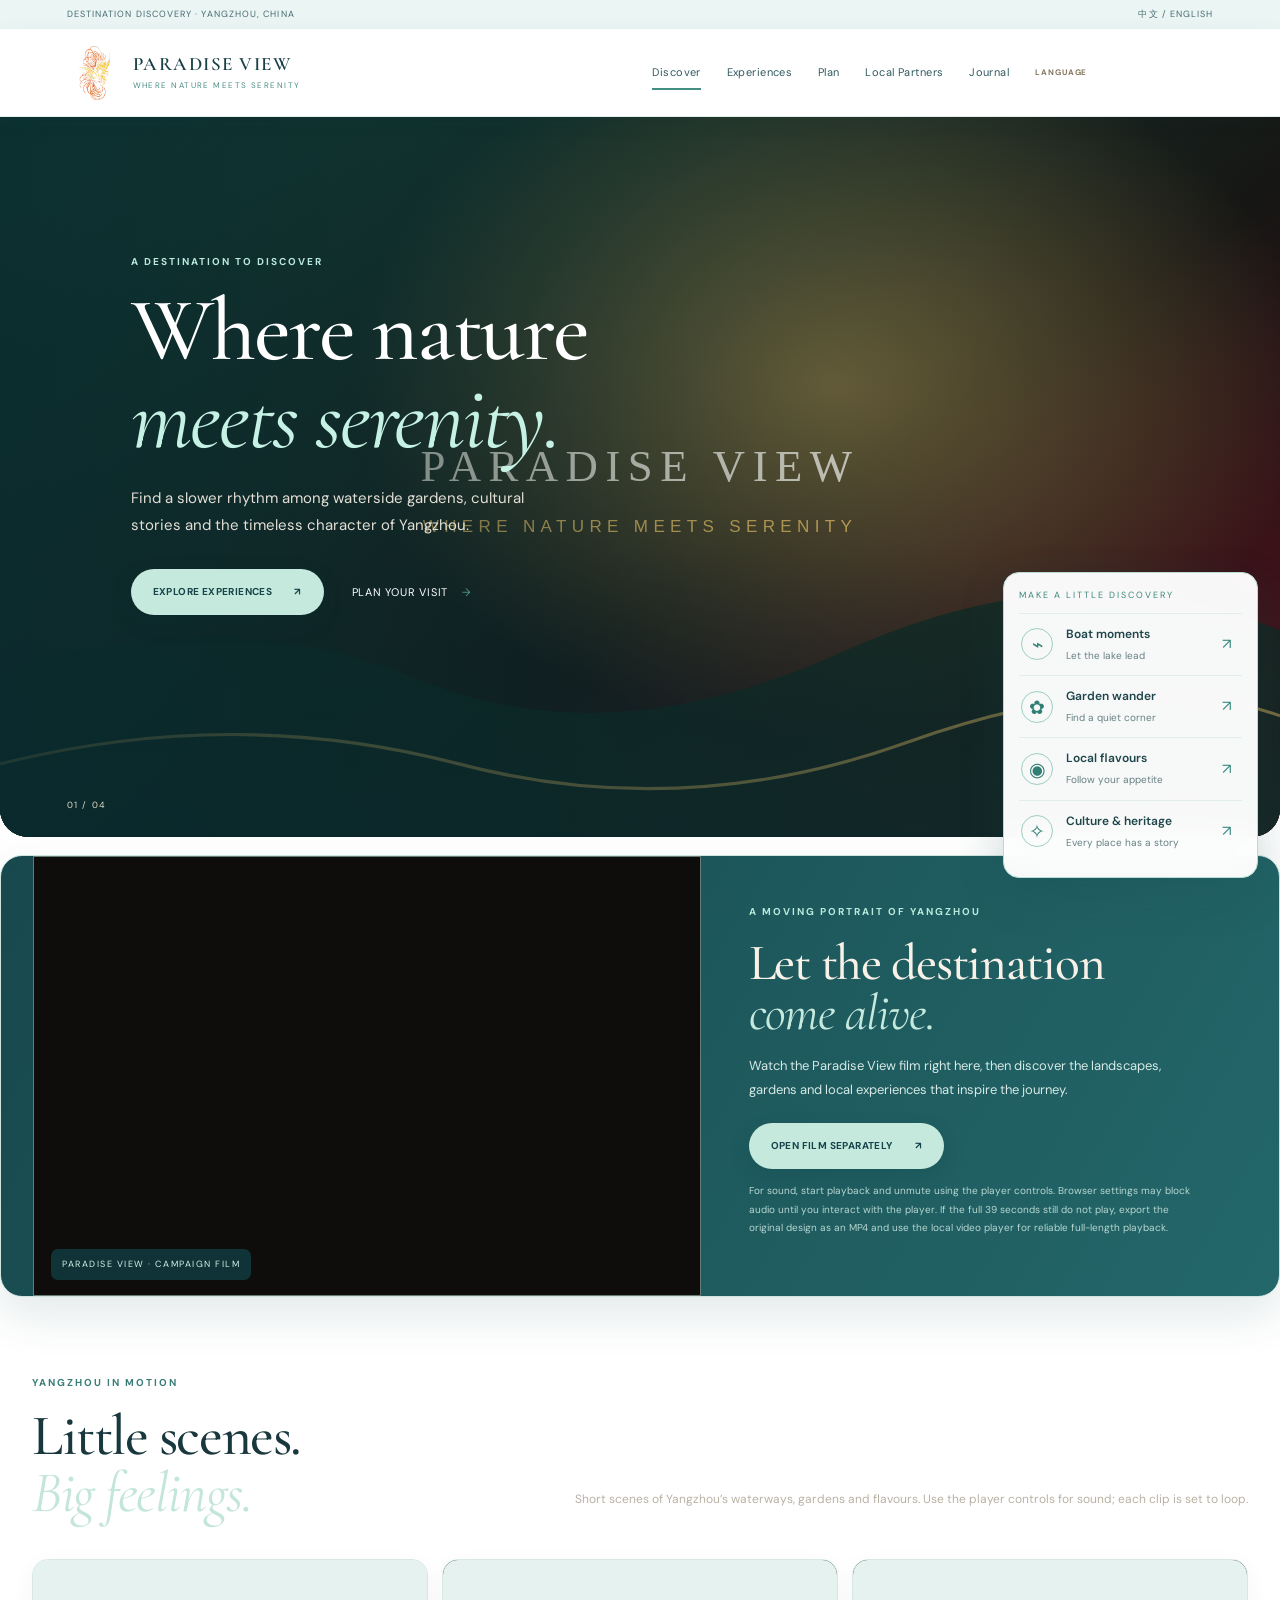
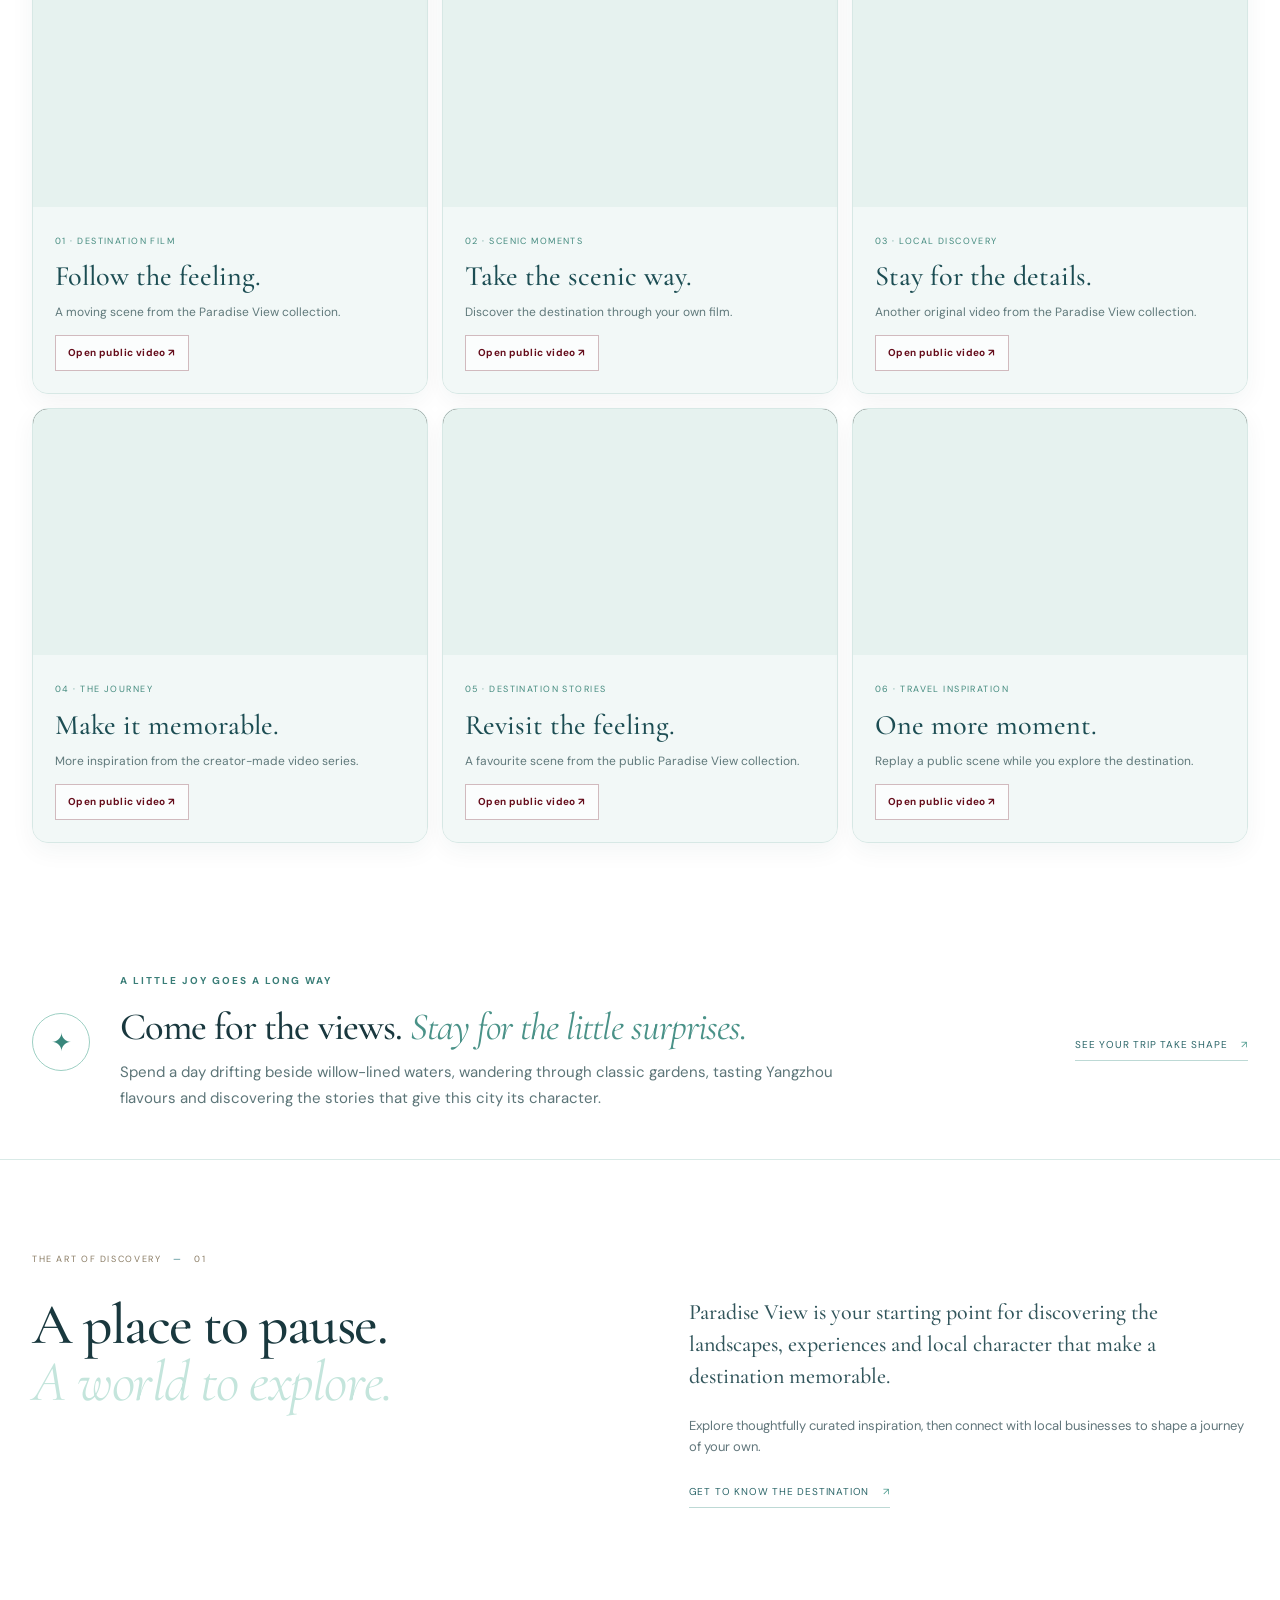
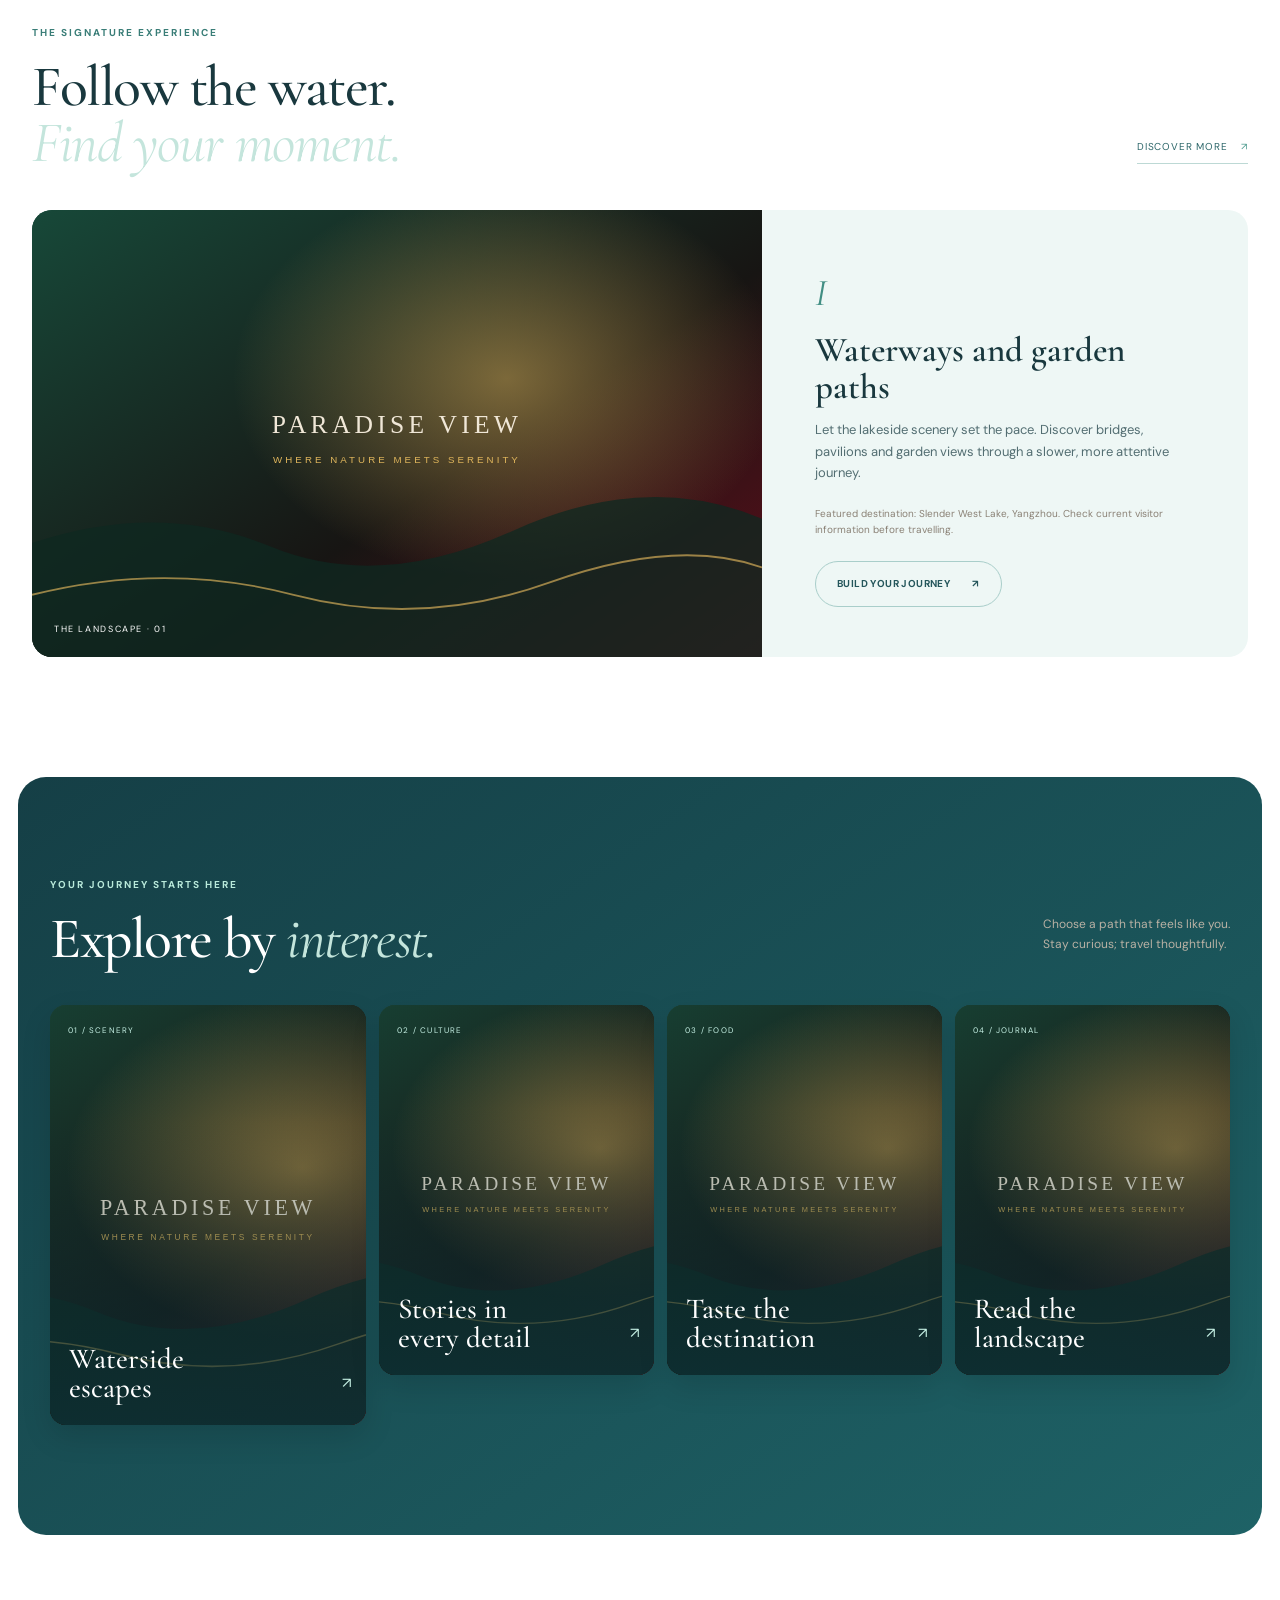
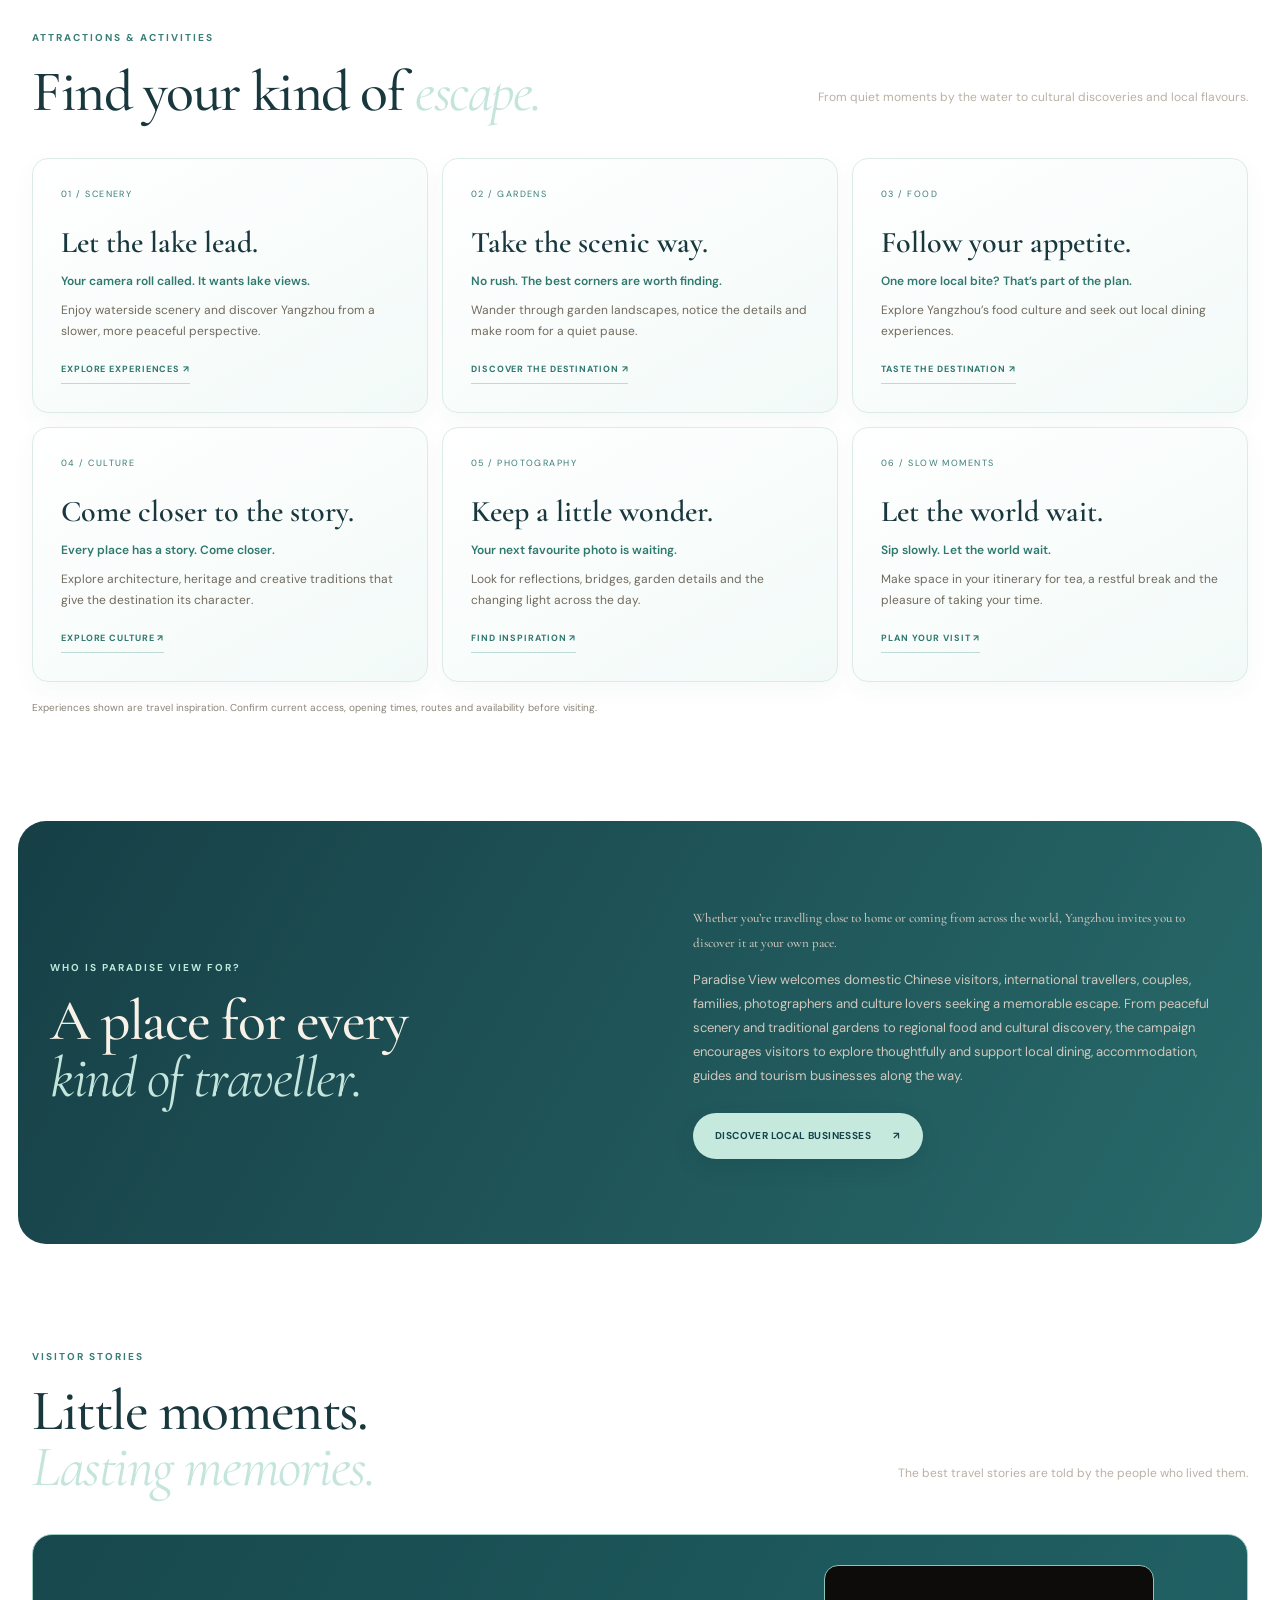
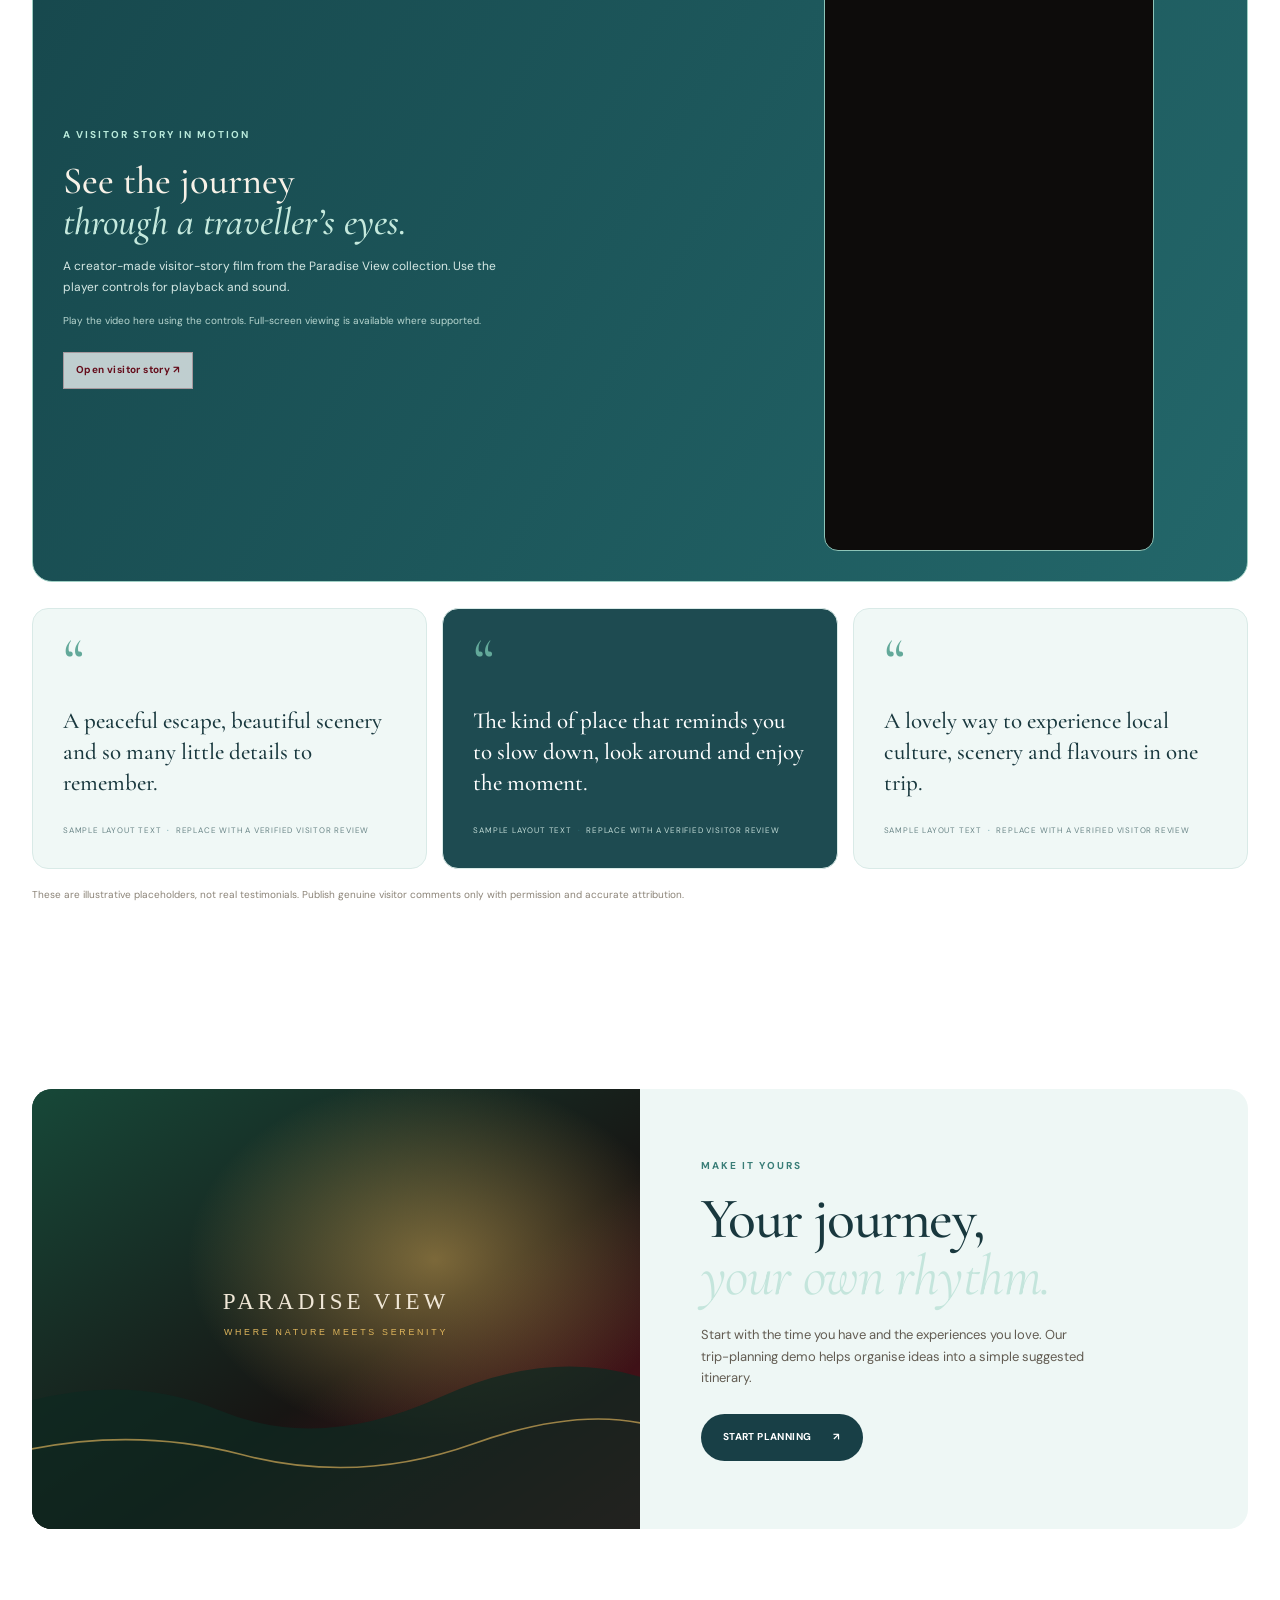
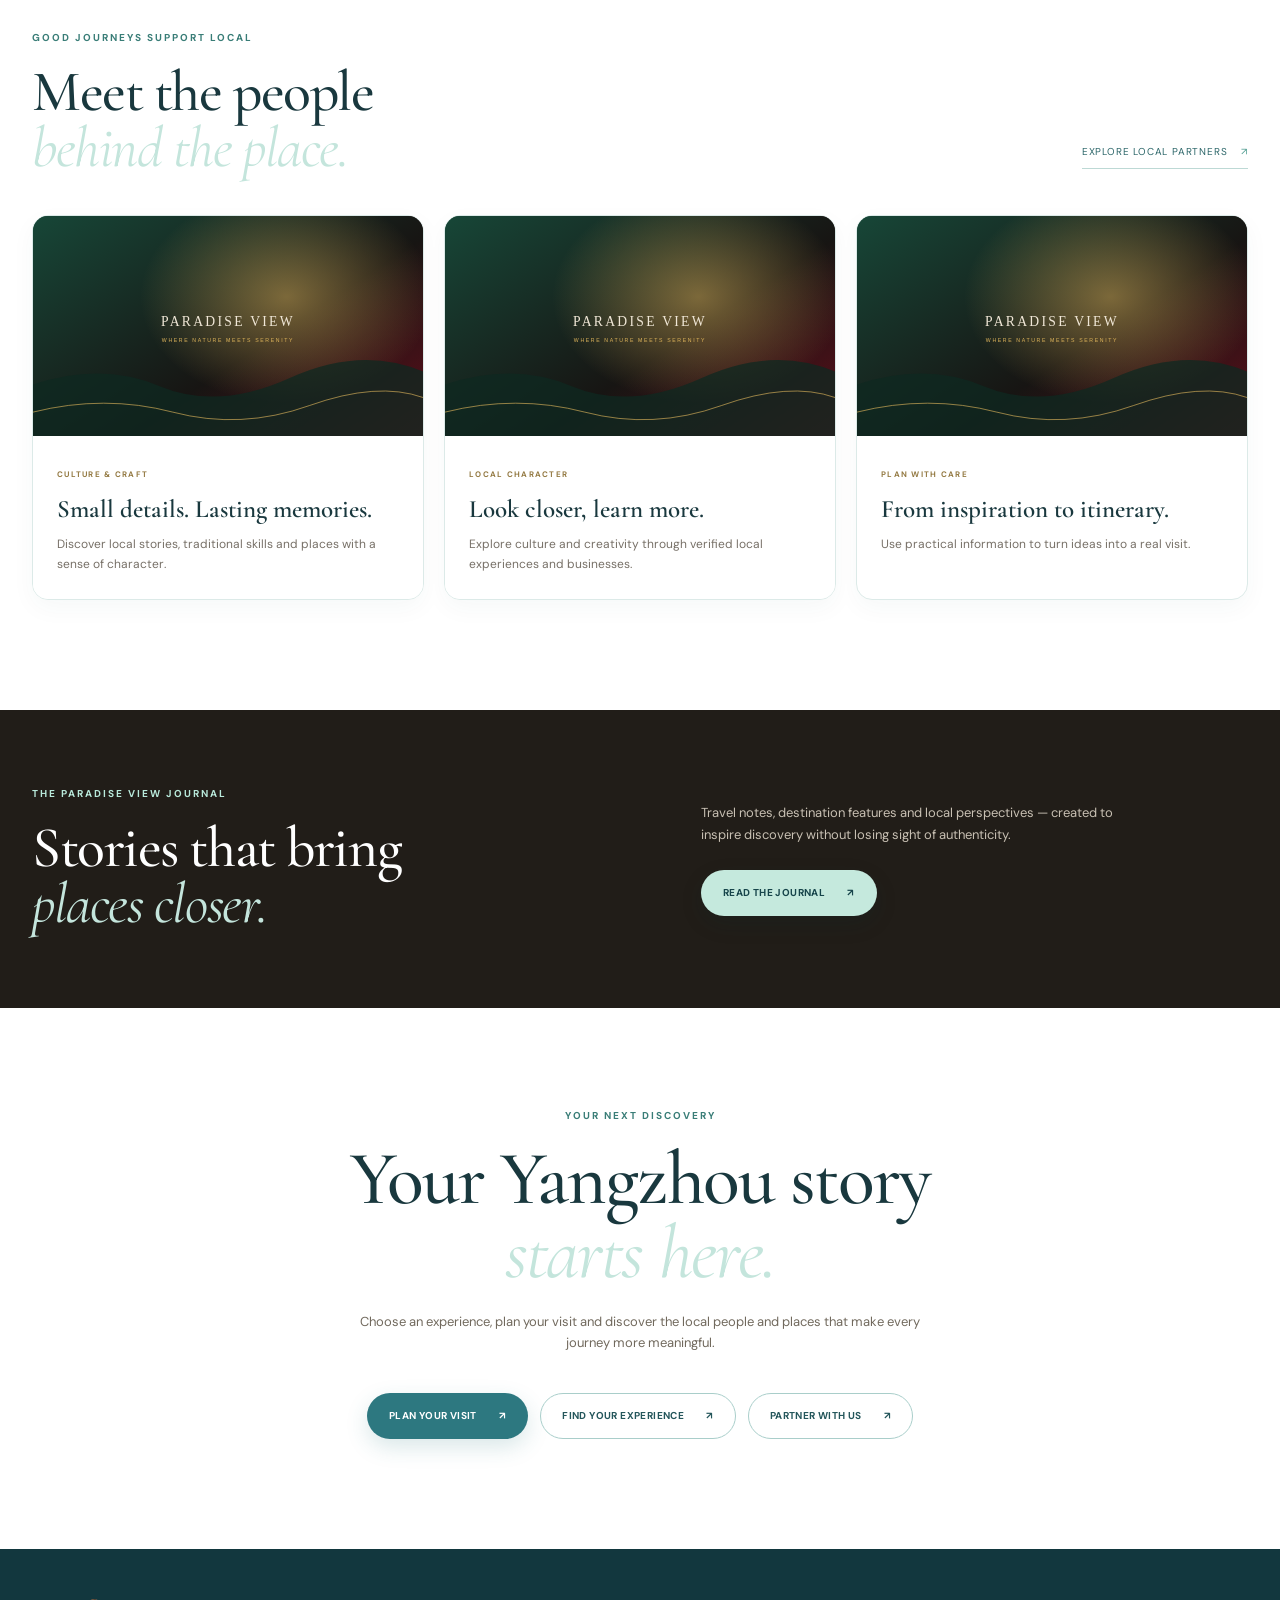
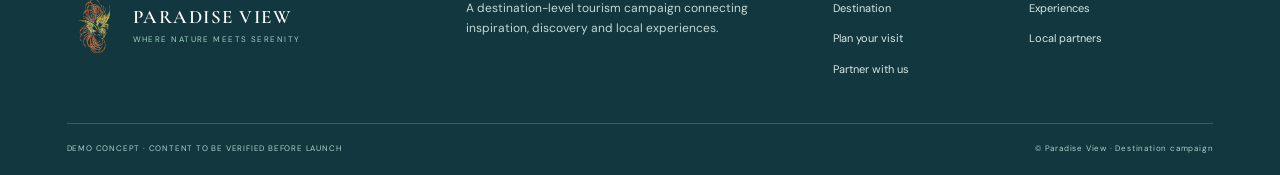
<file: index.html>
<!doctype html>
<html lang="en">
<head>
  <meta charset="utf-8"><meta name="viewport" content="width=device-width, initial-scale=1">
  <meta name="description" content="Discover Yangzhou through Paradise View — destination stories, experiences and trip inspiration.">
  <title>Paradise View — Where Nature Meets Serenity</title>
  <link rel="preconnect" href="https://fonts.googleapis.com"><link rel="preconnect" href="https://fonts.gstatic.com" crossorigin>
  <link href="https://fonts.googleapis.com/css2?family=Cormorant+Garamond:wght@400;500;600;700&family=DM+Sans:wght@400;500;600;700&display=swap" rel="stylesheet">
  <link rel="stylesheet" href="styles.css"><link rel="stylesheet" href="pro-upgrade.css"><script src="script.js" defer></script><script src="pro-upgrade.js" defer></script>
</head>
<body>
<div class="topline"><span>DESTINATION DISCOVERY · YANGZHOU, CHINA</span><span>中文 / ENGLISH</span></div>
<header class="site-header">
  <a class="brand" href="index.html"><span class="brand-mark"><img src="bird-of-paradise-logo.png" alt="Paradise View Bird of Paradise logo"></span><span><strong>PARADISE VIEW</strong><small>WHERE NATURE MEETS SERENITY</small></span></a>
  <button class="menu-toggle" aria-label="Open navigation" aria-expanded="false">☰</button>
  <nav class="main-nav">
    <a class="active" href="index.html">Discover</a><a href="experiences.html">Experiences</a><a href="plan.html">Plan</a><a href="businesses.html">Local Partners</a><a href="journal.html">Journal</a>
    <div class="language-picker" aria-label="Choose website language"><span class="language-label">LANGUAGE</span><div id="google_translate_element"></div></div>
  </nav>
</header>
<main>
<section class="hero">
  <img class="hero-image" src="https://commons.wikimedia.org/wiki/Special:FilePath/Five%20Pavilion%20Bridge%20and%20White%20Pagoda%202017.jpg?width=2200" alt="Five Pavilion Bridge and White Pagoda at Slender West Lake, Yangzhou" onerror="this.src='https://images.unsplash.com/photo-1508804185872-d7badad00f7d?auto=format&fit=crop&w=2200&q=85'">
  <div class="hero-shade"></div>
  <div class="hero-content">
    <p class="eyebrow gold">A DESTINATION TO DISCOVER</p>
    <h1>Where nature<br><em>meets serenity.</em></h1>
    <p class="hero-copy">Find a slower rhythm among waterside gardens, cultural stories and the timeless character of Yangzhou.</p>
    <div class="button-row"><a class="button button-gold" href="experiences.html">Explore experiences <span>↗</span></a><a class="text-link light" href="plan.html">Plan your visit <span>→</span></a></div>
  </div>
  <div class="hero-caption"><span>01 / 04</span><span>SLENDER WEST LAKE · YANGZHOU</span></div>
</section>
<section class="video-feature section-wrap" aria-label="Paradise View campaign film">
  <div class="campaign-video-frame">
    <iframe title="Paradise View campaign film" src="https://www.canva.com/design/DAHX2F-y--A/ZBGhSBiJVlDgUtfg0sovBg/watch?embed&amp;autoplay=1&amp;loop=1&amp;muted=1" loading="lazy" allow="autoplay; fullscreen; picture-in-picture; encrypted-media" allowfullscreen referrerpolicy="strict-origin-when-cross-origin"></iframe>
    <div class="video-frame-caption">PARADISE VIEW · CAMPAIGN FILM</div>
  </div>
  <div class="video-feature-copy"><p class="eyebrow gold">A MOVING PORTRAIT OF YANGZHOU</p><h2>Let the destination<br><em>come alive.</em></h2><p>Watch the Paradise View film right here, then discover the landscapes, gardens and local experiences that inspire the journey.</p><a class="button button-gold" href="https://canva.link/lw6nadc6s5yuubv" target="_blank" rel="noopener noreferrer">Open film separately <span>↗</span></a><p class="video-note">For sound, start playback and unmute using the player controls. Browser settings may block audio until you interact with the player. If the full 39 seconds still do not play, export the original design as an MP4 and use the local video player for reliable full-length playback.</p></div>
</section>
<section class="motion-moments section-wrap" aria-label="Yangzhou in motion">
  <div class="section-heading"><div><p class="eyebrow">YANGZHOU IN MOTION</p><h2>Little scenes.<br><em>Big feelings.</em></h2></div><p class="heading-note">Short scenes of Yangzhou’s waterways, gardens and flavours. Use the player controls for sound; each clip is set to loop.</p></div>
  <div class="motion-grid">
    <article class="motion-card motion-lake motion-video-card"><div class="motion-video-frame"><iframe title="Paradise View video 1" src="https://www.canva.com/design/DAHYaEQm0mk/ByGqmmUTvlzD1B1yWEzdOA/watch?embed&amp;autoplay=1&amp;loop=1&amp;muted=1" loading="lazy" allow="autoplay; fullscreen; picture-in-picture; encrypted-media" allowfullscreen referrerpolicy="strict-origin-when-cross-origin"></iframe></div><div class="motion-video-copy"><span>01 · DESTINATION FILM</span><h3>Follow the feeling.</h3><p>A moving scene from the Paradise View collection.</p><a class="public-video-link" href="https://canva.link/ldbg89otitifqza" target="_blank" rel="noopener noreferrer">Open public video ↗</a></div></article>
    <article class="motion-card motion-garden motion-video-card"><div class="motion-video-frame"><iframe title="Paradise View video 2" src="https://www.canva.com/design/DAHYaL-aLdY/12F6Lkrrt9a2ifXI0m0FbA/watch?embed&amp;autoplay=1&amp;loop=1&amp;muted=1" loading="lazy" allow="autoplay; fullscreen; picture-in-picture; encrypted-media" allowfullscreen referrerpolicy="strict-origin-when-cross-origin"></iframe></div><div class="motion-video-copy"><span>02 · SCENIC MOMENTS</span><h3>Take the scenic way.</h3><p>Discover the destination through your own film.</p><a class="public-video-link" href="https://canva.link/adpmbcytof1abc4" target="_blank" rel="noopener noreferrer">Open public video ↗</a></div></article>
    <article class="motion-card motion-flavour motion-video-card"><div class="motion-video-frame"><iframe title="Paradise View video 3" src="https://www.canva.com/design/DAHYaPaZQkw/nKcGCV64lyncv7fNlTaVzA/watch?embed&amp;autoplay=1&amp;loop=1&amp;muted=1" loading="lazy" allow="autoplay; fullscreen; picture-in-picture; encrypted-media" allowfullscreen referrerpolicy="strict-origin-when-cross-origin"></iframe></div><div class="motion-video-copy"><span>03 · LOCAL DISCOVERY</span><h3>Stay for the details.</h3><p>Another original video from the Paradise View collection.</p><a class="public-video-link" href="https://canva.link/xvuo9vbncyboj4k" target="_blank" rel="noopener noreferrer">Open public video ↗</a></div></article>
    <article class="motion-card motion-lake motion-video-card"><div class="motion-video-frame"><iframe title="Paradise View video 4" src="https://www.canva.com/design/DAHYaHv6rcU/Q8Mls3jncc4BrYdmSkoXWg/watch?embed&amp;autoplay=1&amp;loop=1&amp;muted=1" loading="lazy" allow="autoplay; fullscreen; picture-in-picture; encrypted-media" allowfullscreen referrerpolicy="strict-origin-when-cross-origin"></iframe></div><div class="motion-video-copy"><span>04 · THE JOURNEY</span><h3>Make it memorable.</h3><p>More inspiration from the creator-made video series.</p><a class="public-video-link" href="https://canva.link/srg7r0oeb80ik7u" target="_blank" rel="noopener noreferrer">Open public video ↗</a></div></article>
    <article class="motion-card motion-garden motion-video-card"><div class="motion-video-frame"><iframe title="Paradise View video 5" src="https://www.canva.com/design/DAHYaEQm0mk/ByGqmmUTvlzD1B1yWEzdOA/watch?embed&amp;autoplay=1&amp;loop=1&amp;muted=1" loading="lazy" allow="autoplay; fullscreen; picture-in-picture; encrypted-media" allowfullscreen referrerpolicy="strict-origin-when-cross-origin"></iframe></div><div class="motion-video-copy"><span>05 · DESTINATION STORIES</span><h3>Revisit the feeling.</h3><p>A favourite scene from the public Paradise View collection.</p><a class="public-video-link" href="https://canva.link/ldbg89otitifqza" target="_blank" rel="noopener noreferrer">Open public video ↗</a></div></article>
    <article class="motion-card motion-flavour motion-video-card"><div class="motion-video-frame"><iframe title="Paradise View video 6" src="https://www.canva.com/design/DAHYaHv6rcU/Q8Mls3jncc4BrYdmSkoXWg/watch?embed&amp;autoplay=1&amp;loop=1&amp;muted=1" loading="lazy" allow="autoplay; fullscreen; picture-in-picture; encrypted-media" allowfullscreen referrerpolicy="strict-origin-when-cross-origin"></iframe></div><div class="motion-video-copy"><span>06 · TRAVEL INSPIRATION</span><h3>One more moment.</h3><p>Replay a public scene while you explore the destination.</p><a class="public-video-link" href="https://canva.link/srg7r0oeb80ik7u" target="_blank" rel="noopener noreferrer">Open public video ↗</a></div></article>
  </div>
</section>
<section class="journey-note section-wrap" aria-label="Trip introduction">
  <div class="journey-note-mark">✦</div>
  <div><p class="eyebrow">A LITTLE JOY GOES A LONG WAY</p><h2>Come for the views. <em>Stay for the little surprises.</em></h2>
  <p>Spend a day drifting beside willow-lined waters, wandering through classic gardens, tasting Yangzhou flavours and discovering the stories that give this city its character.</p></div>
  <a class="under-link" href="plan.html">See your trip take shape <span>↗</span></a>
</section>
<section class="intro-section section-wrap">
  <div class="section-kicker">THE ART OF DISCOVERY <span>—</span> 01</div>
  <div class="intro-grid"><h2>A place to pause.<br><em>A world to explore.</em></h2><div><p class="large-copy">Paradise View is your starting point for discovering the landscapes, experiences and local character that make a destination memorable.</p><p class="muted">Explore thoughtfully curated inspiration, then connect with local businesses to shape a journey of your own.</p><a class="under-link" href="discover.html">Get to know the destination <span>↗</span></a></div></div>
</section>
<section class="signature section-wrap">
  <div class="section-heading"><div><p class="eyebrow">THE SIGNATURE EXPERIENCE</p><h2>Follow the water.<br><em>Find your moment.</em></h2></div><a class="under-link" href="experiences.html">Discover more <span>↗</span></a></div>
  <div class="signature-grid"><a class="feature-image" href="experiences.html"><img src="https://commons.wikimedia.org/wiki/Special:FilePath/Spring%20Willows%20on%20the%20Long%20Dyke.jpg?width=1200" alt="Spring willows along the long dyke at Slender West Lake" loading="lazy"><span class="image-label">THE LANDSCAPE · 01</span></a><div class="signature-copy"><span class="roman">I</span><h3>Waterways and garden paths</h3><p>Let the lakeside scenery set the pace. Discover bridges, pavilions and garden views through a slower, more attentive journey.</p><p class="small-note">Featured destination: Slender West Lake, Yangzhou. Check current visitor information before travelling.</p><a class="button button-outline" href="plan.html">Build your journey <span>↗</span></a></div></div>
</section>
<section class="hub-section">
  <div class="section-wrap"><div class="section-heading light-heading"><div><p class="eyebrow gold">YOUR JOURNEY STARTS HERE</p><h2>Explore by <em>interest.</em></h2></div><p class="heading-note">Choose a path that feels like you.<br>Stay curious; travel thoughtfully.</p></div>
    <div class="interest-grid">
      <a class="interest-card tall" href="experiences.html"><img src="https://commons.wikimedia.org/wiki/Special:FilePath/Tewnti-four%20Beidge%20Scenic%20Area%202017.jpg?width=900" alt="Bridge scenery at Slender West Lake" loading="lazy"><span class="card-shade"></span><span class="interest-meta">01 / SCENERY</span><span class="interest-title">Waterside<br>escapes <b>↗</b></span></a>
      <a class="interest-card" href="experiences.html#culture"><img src="https://commons.wikimedia.org/wiki/Special:FilePath/Daming%20Temple%20Yangzhou.jpg?width=900" alt="Traditional temple architecture in Yangzhou" loading="lazy"><span class="card-shade"></span><span class="interest-meta">02 / CULTURE</span><span class="interest-title">Stories in<br>every detail <b>↗</b></span></a>
      <a class="interest-card" href="experiences.html#food"><img src="https://images.unsplash.com/photo-1563245848-7c6a7d8e1d4c?auto=format&fit=crop&w=900&q=80" alt="Chinese cuisine served at a table" loading="lazy"><span class="card-shade"></span><span class="interest-meta">03 / FOOD</span><span class="interest-title">Taste the<br>destination <b>↗</b></span></a>
      <a class="interest-card" href="journal.html"><img src="https://commons.wikimedia.org/wiki/Special:FilePath/Long%20Dyke%20Spring%20Willow.jpg?width=900" alt="Willow-lined path beside the lake" loading="lazy"><span class="card-shade"></span><span class="interest-meta">04 / JOURNAL</span><span class="interest-title">Read the<br>landscape <b>↗</b></span></a>
    </div>
  </div>
</section>
<section class="activities-section section-wrap" id="attractions-activities">
  <div class="section-heading"><div><p class="eyebrow">ATTRACTIONS & ACTIVITIES</p><h2>Find your kind of <em>escape.</em></h2></div><p class="heading-note">From quiet moments by the water to cultural discoveries and local flavours.</p></div>
  <div class="activity-phrase-grid">
    <a class="activity-phrase-card" href="experiences.html"><span class="activity-number">01 / SCENERY</span><h3>Let the lake lead.</h3><p><strong>Your camera roll called. It wants lake views.</strong> Enjoy waterside scenery and discover Yangzhou from a slower, more peaceful perspective.</p><span class="activity-more">EXPLORE EXPERIENCES ↗</span></a>
    <a class="activity-phrase-card" href="discover.html"><span class="activity-number">02 / GARDENS</span><h3>Take the scenic way.</h3><p><strong>No rush. The best corners are worth finding.</strong> Wander through garden landscapes, notice the details and make room for a quiet pause.</p><span class="activity-more">DISCOVER THE DESTINATION ↗</span></a>
    <a class="activity-phrase-card" href="businesses.html"><span class="activity-number">03 / FOOD</span><h3>Follow your appetite.</h3><p><strong>One more local bite? That’s part of the plan.</strong> Explore Yangzhou’s food culture and seek out local dining experiences.</p><span class="activity-more">TASTE THE DESTINATION ↗</span></a>
    <a class="activity-phrase-card" href="experiences.html#culture"><span class="activity-number">04 / CULTURE</span><h3>Come closer to the story.</h3><p><strong>Every place has a story. Come closer.</strong> Explore architecture, heritage and creative traditions that give the destination its character.</p><span class="activity-more">EXPLORE CULTURE ↗</span></a>
    <a class="activity-phrase-card" href="journal.html"><span class="activity-number">05 / PHOTOGRAPHY</span><h3>Keep a little wonder.</h3><p><strong>Your next favourite photo is waiting.</strong> Look for reflections, bridges, garden details and the changing light across the day.</p><span class="activity-more">FIND INSPIRATION ↗</span></a>
    <a class="activity-phrase-card" href="plan.html"><span class="activity-number">06 / SLOW MOMENTS</span><h3>Let the world wait.</h3><p><strong>Sip slowly. Let the world wait.</strong> Make space in your itinerary for tea, a restful break and the pleasure of taking your time.</p><span class="activity-more">PLAN YOUR VISIT ↗</span></a>
  </div>
  <p class="activity-disclaimer">Experiences shown are travel inspiration. Confirm current access, opening times, routes and availability before visiting.</p>
</section>
<section class="audience-section">
  <div class="section-wrap audience-inner"><div><p class="eyebrow gold">WHO IS PARADISE VIEW FOR?</p><h2>A place for every<br><em>kind of traveller.</em></h2></div><div><p class="audience-lead">Whether you’re travelling close to home or coming from across the world, Yangzhou invites you to discover it at your own pace.</p><p>Paradise View welcomes domestic Chinese visitors, international travellers, couples, families, photographers and culture lovers seeking a memorable escape. From peaceful scenery and traditional gardens to regional food and cultural discovery, the campaign encourages visitors to explore thoughtfully and support local dining, accommodation, guides and tourism businesses along the way.</p><a class="button button-gold" href="businesses.html">Discover local businesses <span>↗</span></a></div></div>
</section>
<section class="testimonials-section section-wrap">
  <div class="section-heading"><div><p class="eyebrow">VISITOR STORIES</p><h2>Little moments.<br><em>Lasting memories.</em></h2></div><p class="heading-note">The best travel stories are told by the people who lived them.</p></div>
  <div class="testimonial-video-panel"><div class="testimonial-video-copy"><p class="eyebrow gold">A VISITOR STORY IN MOTION</p><h3>See the journey<br><em>through a traveller’s eyes.</em></h3><p>A creator-made visitor-story film from the Paradise View collection. Use the player controls for playback and sound.</p><p class="video-note">Play the video here using the controls. Full-screen viewing is available where supported.</p><a class="public-video-link" href="https://canva.link/ly1c7w3qyddwm7t" target="_blank" rel="noopener noreferrer">Open visitor story ↗</a></div><div class="testimonial-video-frame"><iframe title="Paradise View visitor story video 7" src="https://www.canva.com/design/DAHYaOvnABc/k8mSWB_lgaFaMHvjGVwZvA/watch?embed&amp;autoplay=1&amp;loop=1&amp;muted=1" loading="lazy" allow="autoplay; fullscreen; picture-in-picture; encrypted-media" allowfullscreen referrerpolicy="strict-origin-when-cross-origin"></iframe></div></div>
  <div class="testimonial-grid"><article class="testimonial-card"><span class="quote-mark">“</span><p class="testimonial-quote">A peaceful escape, beautiful scenery and so many little details to remember.</p><p class="testimonial-credit">SAMPLE LAYOUT TEXT <span>·</span> REPLACE WITH A VERIFIED VISITOR REVIEW</p></article><article class="testimonial-card testimonial-dark"><span class="quote-mark">“</span><p class="testimonial-quote">The kind of place that reminds you to slow down, look around and enjoy the moment.</p><p class="testimonial-credit">SAMPLE LAYOUT TEXT <span>·</span> REPLACE WITH A VERIFIED VISITOR REVIEW</p></article><article class="testimonial-card"><span class="quote-mark">“</span><p class="testimonial-quote">A lovely way to experience local culture, scenery and flavours in one trip.</p><p class="testimonial-credit">SAMPLE LAYOUT TEXT <span>·</span> REPLACE WITH A VERIFIED VISITOR REVIEW</p></article></div>
  <p class="testimonial-note">These are illustrative placeholders, not real testimonials. Publish genuine visitor comments only with permission and accurate attribution.</p>
</section>
<section class="planner-band section-wrap"><div class="planner-photo"><img src="https://commons.wikimedia.org/wiki/Special:FilePath/Fishing%20Terrace%2C%20Small%20Golden%20Hill%2C%20Slender%20West%20Lake.jpg?width=1200" alt="Fishing Terrace at Slender West Lake" loading="lazy"></div><div class="planner-copy"><p class="eyebrow">MAKE IT YOURS</p><h2>Your journey,<br><em>your own rhythm.</em></h2><p>Start with the time you have and the experiences you love. Our trip-planning demo helps organise ideas into a simple suggested itinerary.</p><a class="button button-dark" href="plan.html">Start planning <span>↗</span></a></div></section>
<section class="local-section section-wrap"><div class="section-heading"><div><p class="eyebrow">GOOD JOURNEYS SUPPORT LOCAL</p><h2>Meet the people<br><em>behind the place.</em></h2></div><a class="under-link" href="businesses.html">Explore local partners <span>↗</span></a></div><div class="local-grid"><article class="local-card"><img src="https://commons.wikimedia.org/wiki/Special:FilePath/Geyuan%20Garden.jpg?width=900" alt="Garden scenery in Yangzhou" loading="lazy"><div class="local-card-body"><span class="tag">CULTURE & CRAFT</span><h3>Small details. Lasting memories.</h3><p>Discover local stories, traditional skills and places with a sense of character.</p></div></article><article class="local-card"><img src="https://commons.wikimedia.org/wiki/Special:FilePath/Yangzhou%20Style%20Bonsai%20Museum.jpg?width=900" alt="Yangzhou-style bonsai artistry" loading="lazy"><div class="local-card-body"><span class="tag">LOCAL CHARACTER</span><h3>Look closer, learn more.</h3><p>Explore culture and creativity through verified local experiences and businesses.</p></div></article><article class="local-card"><img src="https://commons.wikimedia.org/wiki/Special:FilePath/Slender%20West%20Lake%202017.jpg?width=900" alt="A view across Slender West Lake" loading="lazy"><div class="local-card-body"><span class="tag">PLAN WITH CARE</span><h3>From inspiration to itinerary.</h3><p>Use practical information to turn ideas into a real visit.</p></div></article></div></section>
<section class="journal-strip"><div class="section-wrap journal-strip-inner"><div><p class="eyebrow gold">THE PARADISE VIEW JOURNAL</p><h2>Stories that bring<br><em>places closer.</em></h2></div><div><p>Travel notes, destination features and local perspectives — created to inspire discovery without losing sight of authenticity.</p><a class="button button-gold" href="journal.html">Read the journal <span>↗</span></a></div></div></section>
<section class="final-cta section-wrap"><p class="eyebrow">YOUR NEXT DISCOVERY</p><h2>Your Yangzhou story<br><em>starts here.</em></h2><p class="final-cta-copy">Choose an experience, plan your visit and discover the local people and places that make every journey more meaningful.</p><div class="final-cta-actions"><a class="button button-red" href="plan.html">Plan your visit <span>↗</span></a><a class="button button-outline" href="experiences.html">Find your experience <span>↗</span></a><a class="button button-outline" href="partner.html">Partner with us <span>↗</span></a></div></section>
</main>
<div class="quick-experiences" aria-label="Quick experience pop-ups">
  <p>MAKE A LITTLE DISCOVERY</p>
  <button type="button" class="quick-experience" data-popup="boat"><span class="quick-icon">⌁</span><span><strong>Boat moments</strong><small>Let the lake lead</small></span><span class="quick-arrow">↗</span></button>
  <button type="button" class="quick-experience" data-popup="gardens"><span class="quick-icon">✿</span><span><strong>Garden wander</strong><small>Find a quiet corner</small></span><span class="quick-arrow">↗</span></button>
  <button type="button" class="quick-experience" data-popup="food"><span class="quick-icon">◉</span><span><strong>Local flavours</strong><small>Follow your appetite</small></span><span class="quick-arrow">↗</span></button>
  <button type="button" class="quick-experience" data-popup="culture"><span class="quick-icon">✧</span><span><strong>Culture & heritage</strong><small>Every place has a story</small></span><span class="quick-arrow">↗</span></button>
</div>
<div class="experience-modal" id="experienceModal" aria-hidden="true" role="dialog" aria-modal="true" aria-labelledby="experienceModalTitle">
  <button class="modal-backdrop" data-close-popup aria-label="Close pop-up"></button>
  <article class="experience-modal-card"><button class="modal-close" data-close-popup aria-label="Close">×</button><p class="eyebrow gold" id="experienceModalKicker">A SIGNATURE MOMENT</p><h2 id="experienceModalTitle">A little adventure awaits.</h2><p class="modal-fun" id="experienceModalFun"></p><p id="experienceModalDescription"></p><a class="button button-gold" id="experienceModalLink" href="experiences.html">Explore this experience <span>↗</span></a><p class="modal-footnote">Demo inspiration only. Check local availability, access and prices before travelling.</p></article>
</div>
<footer class="site-footer"><div class="footer-main"><a class="brand footer-brand" href="index.html"><span class="brand-mark"><img src="bird-of-paradise-logo.png" alt="Paradise View Bird of Paradise logo"></span><span><strong>PARADISE VIEW</strong><small>WHERE NATURE MEETS SERENITY</small></span></a><p>A destination-level tourism campaign connecting inspiration, discovery and local experiences.</p><div class="footer-links"><a href="discover.html">Destination</a><a href="experiences.html">Experiences</a><a href="plan.html">Plan your visit</a><a href="businesses.html">Local partners</a><a href="partner.html">Partner with us</a></div></div><div class="footer-bottom"><span>DEMO CONCEPT · CONTENT TO BE VERIFIED BEFORE LAUNCH</span><span>© Paradise View · Destination campaign</span></div></footer>
<script>function googleTranslateElementInit(){new google.translate.TranslateElement({pageLanguage:"en",autoDisplay:false,layout:google.translate.TranslateElement.InlineLayout.SIMPLE},"google_translate_element");}</script><script src="https://translate.google.com/translate_a/element.js?cb=googleTranslateElementInit" async></script></body></html>
</file>
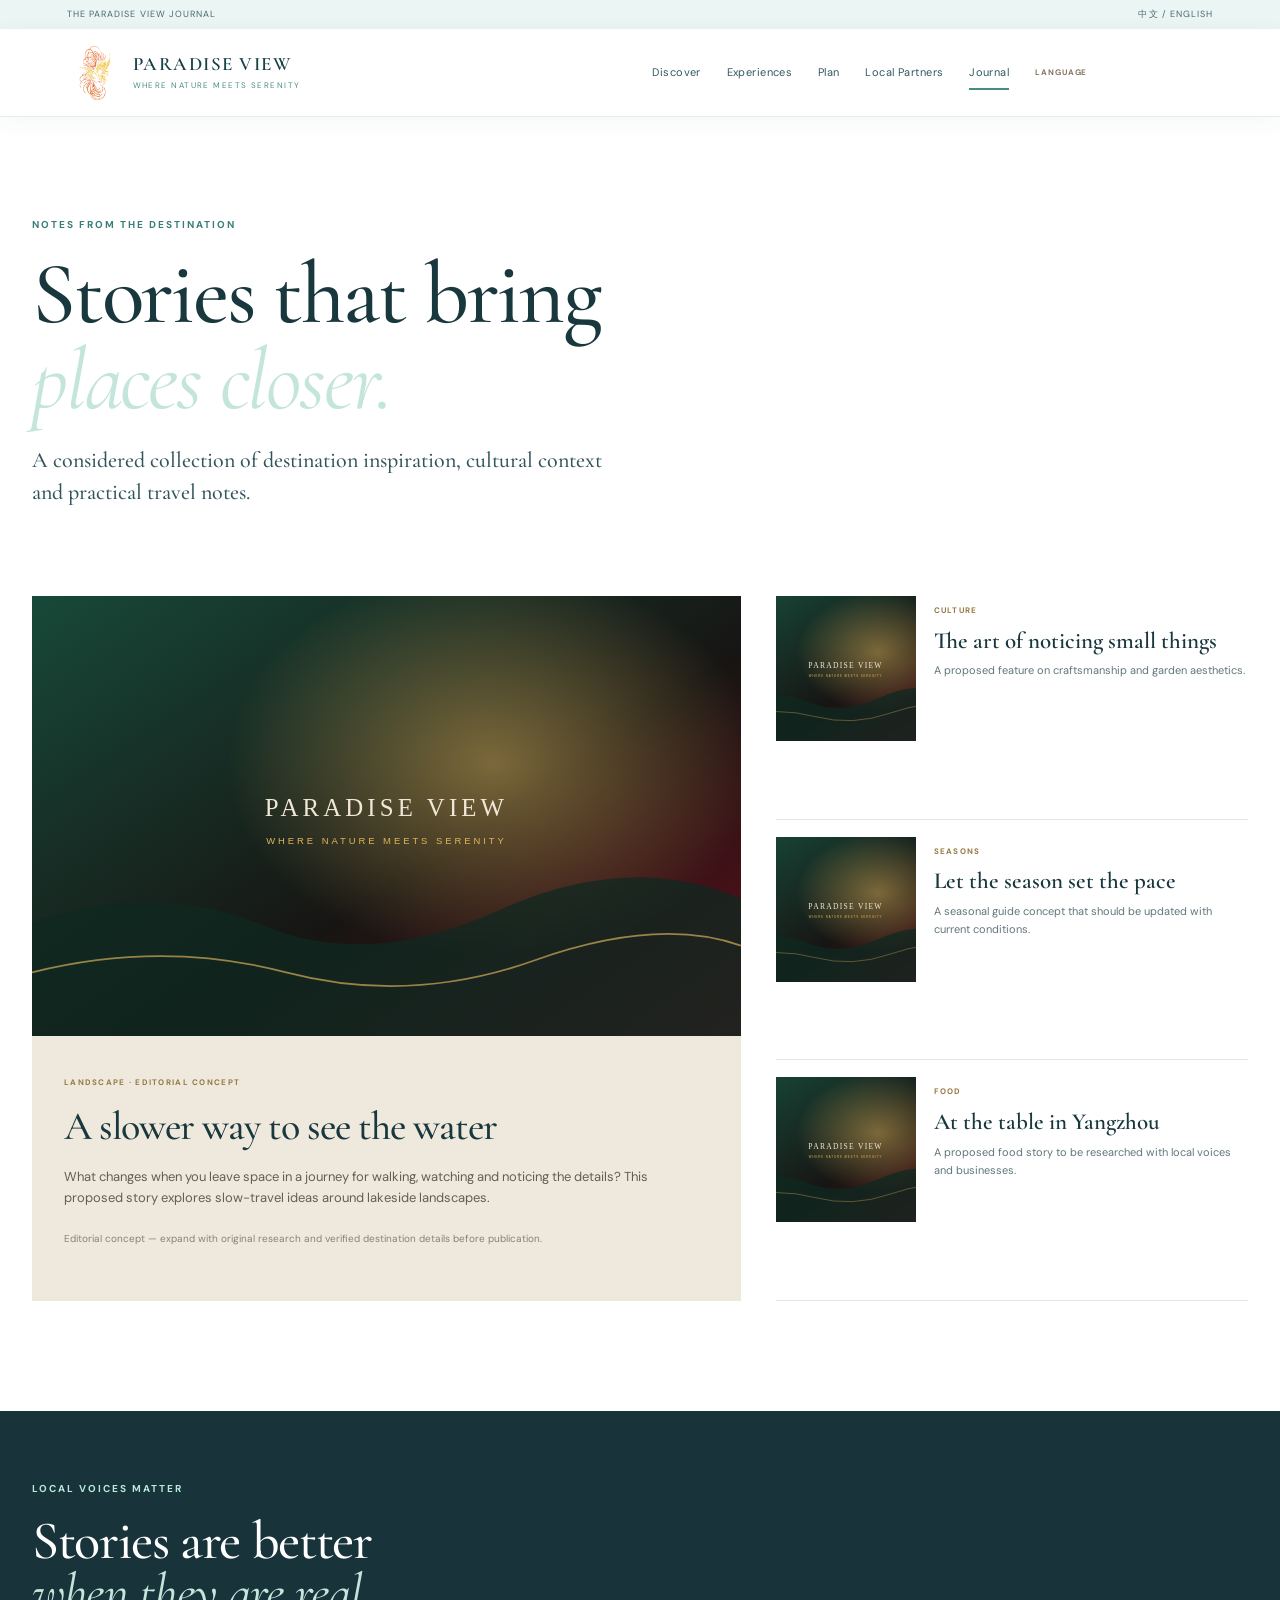
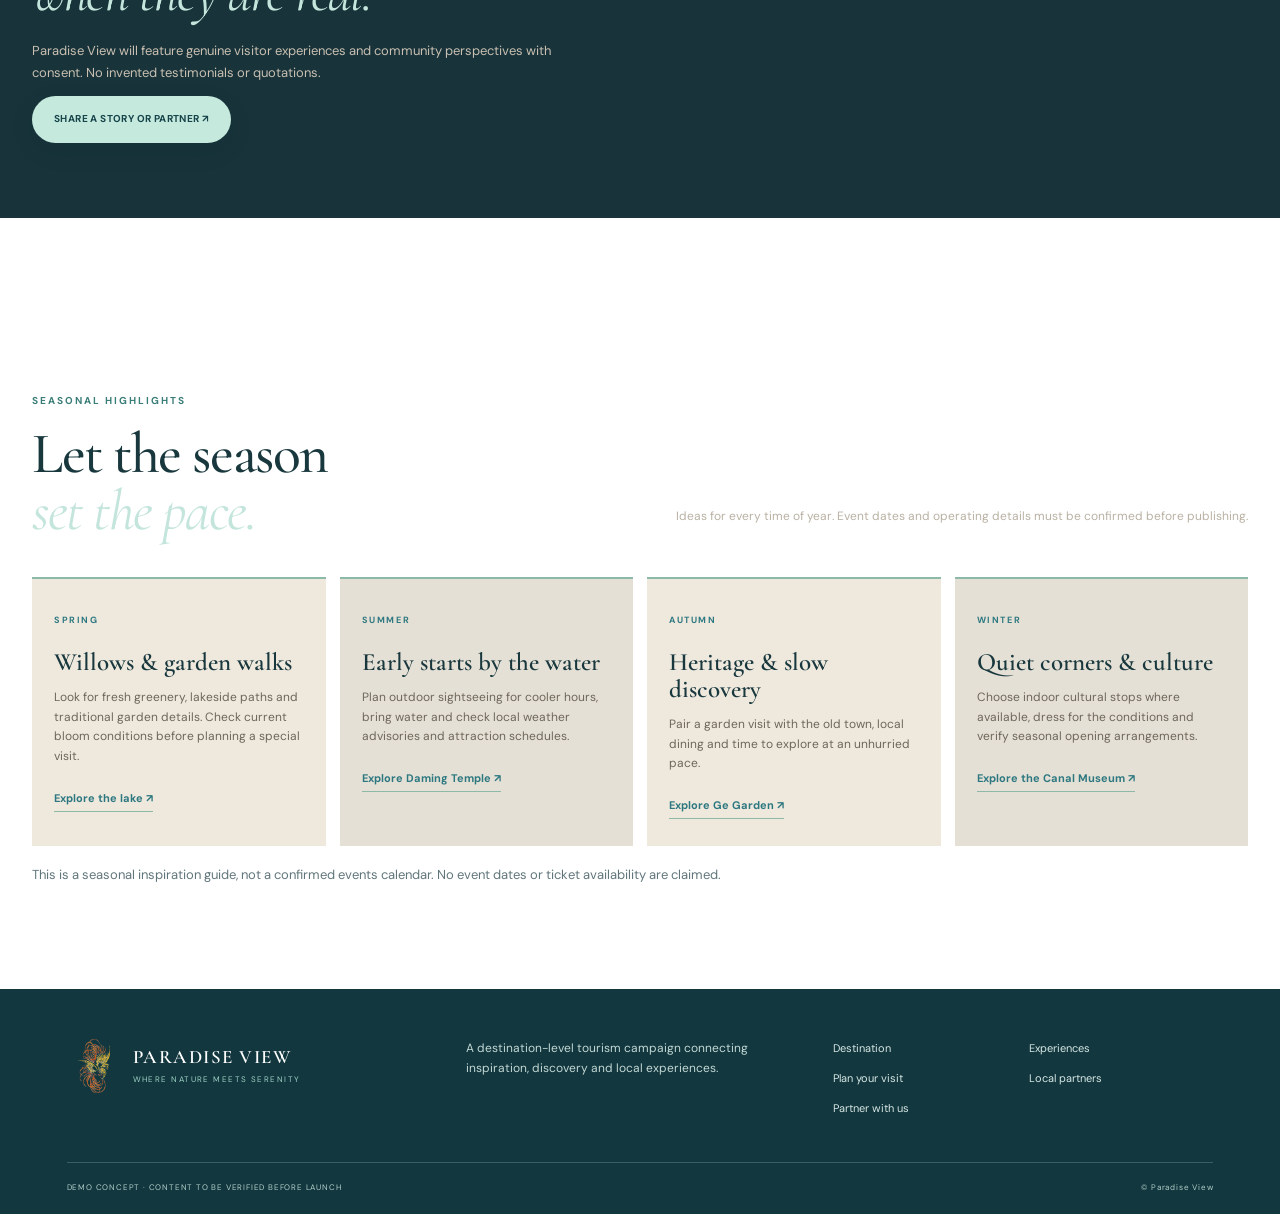
<file: journal.html>
<!doctype html><html lang="en"><head><meta charset="utf-8"><meta name="viewport" content="width=device-width, initial-scale=1"><title>Journal | Paradise View</title><link href="https://fonts.googleapis.com/css2?family=Cormorant+Garamond:wght@400;500;600;700&family=DM+Sans:wght@400;500;600;700&display=swap" rel="stylesheet"><link rel="stylesheet" href="styles.css"><link rel="stylesheet" href="pro-upgrade.css"><script src="script.js" defer></script><script src="pro-upgrade.js" defer></script></head><body><div class="topline"><span>THE PARADISE VIEW JOURNAL</span><span>中文 / ENGLISH</span></div><header class="site-header"><a class="brand" href="index.html"><span class="brand-mark"><img src="bird-of-paradise-logo.png" alt="Paradise View Bird of Paradise logo"></span><span><strong>PARADISE VIEW</strong><small>WHERE NATURE MEETS SERENITY</small></span></a><button class="menu-toggle" aria-label="Open navigation" aria-expanded="false">☰</button><nav class="main-nav"><a href="index.html">Discover</a><a href="experiences.html">Experiences</a><a href="plan.html">Plan</a><a href="businesses.html">Local Partners</a><a class="active" href="journal.html">Journal</a><div class="language-picker" aria-label="Choose website language"><span class="language-label">LANGUAGE</span><div id="google_translate_element"></div></div></nav></header><main><section class="journal-masthead section-wrap"><p class="eyebrow">NOTES FROM THE DESTINATION</p><h1>Stories that bring<br><em>places closer.</em></h1><p class="large-copy">A considered collection of destination inspiration, cultural context and practical travel notes.</p></section><section class="section-wrap journal-layout"><article class="journal-feature"><img src="https://commons.wikimedia.org/wiki/Special:FilePath/Long%20Dyke%20Spring%20Willow.jpg?width=1400" alt="Spring willows beside the lake" loading="lazy"><div class="journal-feature-copy"><span class="tag">LANDSCAPE · EDITORIAL CONCEPT</span><h2>A slower way to see the water</h2><p>What changes when you leave space in a journey for walking, watching and noticing the details? This proposed story explores slow-travel ideas around lakeside landscapes.</p><p class="small-note">Editorial concept — expand with original research and verified destination details before publication.</p></div></article><div class="journal-side"><article><img src="https://commons.wikimedia.org/wiki/Special:FilePath/Yangzhou%20Style%20Bonsai%20Museum.jpg?width=700" alt="Yangzhou-style bonsai" loading="lazy"><div><span class="tag">CULTURE</span><h3>The art of noticing small things</h3><p>A proposed feature on craftsmanship and garden aesthetics.</p></div></article><article><img src="https://commons.wikimedia.org/wiki/Special:FilePath/Qiong%20flower%20%28Slender%20West%20Lake%29.jpg?width=700" alt="Qiong flower at Slender West Lake" loading="lazy"><div><span class="tag">SEASONS</span><h3>Let the season set the pace</h3><p>A seasonal guide concept that should be updated with current conditions.</p></div></article><article><img src="https://images.unsplash.com/photo-1563245848-7c6a7d8e1d4c?auto=format&fit=crop&w=700&q=80" alt="Chinese cuisine" loading="lazy"><div><span class="tag">FOOD</span><h3>At the table in Yangzhou</h3><p>A proposed food story to be researched with local voices and businesses.</p></div></article></div></section><section class="section-wrap story-banner"><p class="eyebrow gold">LOCAL VOICES MATTER</p><h2>Stories are better<br><em>when they are real.</em></h2><p>Paradise View will feature genuine visitor experiences and community perspectives with consent. No invented testimonials or quotations.</p><a class="button button-gold" href="partner.html">Share a story or partner ↗</a></section><section class="seasonal-section section-wrap"><div class="section-heading"><div><p class="eyebrow">SEASONAL HIGHLIGHTS</p><h2>Let the season<br><em>set the pace.</em></h2></div><p class="heading-note">Ideas for every time of year. Event dates and operating details must be confirmed before publishing.</p></div><div class="seasonal-grid"><article class="seasonal-card"><span class="season-mark">SPRING</span><h3>Willows & garden walks</h3><p>Look for fresh greenery, lakeside paths and traditional garden details. Check current bloom conditions before planning a special visit.</p><a href="https://www.openstreetmap.org/search?query=Slender%20West%20Lake%20Yangzhou" target="_blank" rel="noopener">Explore the lake ↗</a></article><article class="seasonal-card"><span class="season-mark">SUMMER</span><h3>Early starts by the water</h3><p>Plan outdoor sightseeing for cooler hours, bring water and check local weather advisories and attraction schedules.</p><a href="https://www.openstreetmap.org/search?query=Daming%20Temple%20Yangzhou" target="_blank" rel="noopener">Explore Daming Temple ↗</a></article><article class="seasonal-card"><span class="season-mark">AUTUMN</span><h3>Heritage & slow discovery</h3><p>Pair a garden visit with the old town, local dining and time to explore at an unhurried pace.</p><a href="https://www.openstreetmap.org/search?query=Ge%20Garden%20Yangzhou" target="_blank" rel="noopener">Explore Ge Garden ↗</a></article><article class="seasonal-card"><span class="season-mark">WINTER</span><h3>Quiet corners & culture</h3><p>Choose indoor cultural stops where available, dress for the conditions and verify seasonal opening arrangements.</p><a href="https://www.openstreetmap.org/search?query=China%20Grand%20Canal%20Museum%20Yangzhou" target="_blank" rel="noopener">Explore the Canal Museum ↗</a></article></div><p class="muted seasonal-note">This is a seasonal inspiration guide, not a confirmed events calendar. No event dates or ticket availability are claimed.</p></section></main><footer class="site-footer"><div class="footer-main"><a class="brand footer-brand" href="index.html"><span class="brand-mark"><img src="bird-of-paradise-logo.png" alt="Paradise View Bird of Paradise logo"></span><span><strong>PARADISE VIEW</strong><small>WHERE NATURE MEETS SERENITY</small></span></a><p>A destination-level tourism campaign connecting inspiration, discovery and local experiences.</p><div class="footer-links"><a href="discover.html">Destination</a><a href="experiences.html">Experiences</a><a href="plan.html">Plan your visit</a><a href="businesses.html">Local partners</a><a href="partner.html">Partner with us</a></div></div><div class="footer-bottom"><span>DEMO CONCEPT · CONTENT TO BE VERIFIED BEFORE LAUNCH</span><span>© Paradise View</span></div></footer><script>function googleTranslateElementInit(){new google.translate.TranslateElement({pageLanguage:"en",autoDisplay:false,layout:google.translate.TranslateElement.InlineLayout.SIMPLE},"google_translate_element");}</script><script src="https://translate.google.com/translate_a/element.js?cb=googleTranslateElementInit" async></script></body></html>
</file>
<file: styles.css>
:root{--ink:#171513;--ink2:#211b19;--cream:#f0e7d7;--paper:#f7f1e7;--gold:#e0b65c;--gold-light:#f0d58b;--ruby:#650d1b;--muted:#746d64;--line:#d8cbb8;--jade:#174a3a;--sage:#657d70;--serif:"Cormorant Garamond",Georgia,serif;--sans:"DM Sans",Arial,sans-serif}*{box-sizing:border-box}html{scroll-behavior:smooth}body{margin:0;background:var(--paper);color:var(--ink);font-family:var(--sans);font-size:15px;line-height:1.65}a{color:inherit;text-decoration:none}img{display:block;width:100%;object-fit:cover}button,input,select,textarea{font:inherit}.topline{height:29px;background:#0c0b0a;color:#c5bba8;display:flex;align-items:center;justify-content:space-between;padding:0 5.2%;font-size:9px;letter-spacing:.15em}.site-header{height:88px;display:flex;align-items:center;justify-content:space-between;padding:0 5.2%;background:rgba(250,248,243,.97);border-bottom:1px solid #e8e1d6;position:sticky;top:0;z-index:20}.brand{display:flex;align-items:center;gap:12px}.brand-mark{display:grid;place-items:center;width:42px;height:42px;border:1px solid var(--gold);color:var(--gold);font:600 16px var(--serif);letter-spacing:-.08em}.brand strong{display:block;font:600 19px var(--serif);letter-spacing:.1em;line-height:1.2}.brand small{display:block;font-size:8px;letter-spacing:.18em;color:#84765d;margin-top:4px}.main-nav{display:flex;align-items:center;gap:28px;font-size:11px;letter-spacing:.04em}.main-nav a{padding:9px 0;position:relative}.main-nav a:after{content:"";height:1px;position:absolute;bottom:1px;left:0;right:100%;background:var(--ruby);transition:.25s}.main-nav a:hover:after,.main-nav a.active:after{right:0}.lang-toggle,.menu-toggle{border:1px solid var(--line);background:transparent;padding:9px 12px;font-size:10px;letter-spacing:.08em;cursor:pointer}.menu-toggle{display:none}.hero{height:min(690px,76vw);min-height:530px;position:relative;background:var(--ink);color:white;overflow:hidden}.hero-image,.page-hero>img{position:absolute;inset:0;width:100%;height:100%;object-position:center 47%}.hero-shade,.page-hero-overlay{position:absolute;inset:0;background:linear-gradient(90deg,rgba(9,9,8,.78) 0%,rgba(9,9,8,.45) 42%,rgba(9,9,8,.08) 100%),linear-gradient(0deg,rgba(9,9,8,.55),transparent 35%)}.hero-content{position:absolute;left:10.2%;top:19%;max-width:610px}.eyebrow{font-size:10px;font-weight:700;letter-spacing:.2em;margin:0 0 17px;color:#6f5b36}.eyebrow.gold,.gold{color:var(--gold-light)}h1,h2,h3,p{margin-top:0}h1,h2{font-family:var(--serif);font-weight:500;line-height:.98;letter-spacing:-.025em}h1{font-size:clamp(54px,7vw,98px);margin:0 0 22px}h2{font-size:clamp(39px,4.5vw,63px);margin-bottom:20px}h3{font-family:var(--serif);font-size:29px;line-height:1.08;font-weight:600;margin-bottom:12px}h1 em,h2 em{font-weight:400;color:var(--gold-light)}.hero-copy{max-width:440px;color:#e3dfd6;font-size:15px;line-height:1.8}.button-row{display:flex;align-items:center;gap:28px;margin-top:30px}.button{display:inline-flex;align-items:center;justify-content:center;gap:22px;padding:14px 19px;font-size:10px;letter-spacing:.08em;text-transform:uppercase;font-weight:700;border:1px solid transparent;transition:transform .2s,background .2s;cursor:pointer}.button:hover{transform:translateY(-2px)}.button-gold{background:var(--gold);color:#17130b}.button-red{background:var(--ruby);color:white}.button-dark{background:var(--ink);color:white}.button-outline{border-color:#a89c85;color:var(--ink);background:transparent}.text-link{font-size:11px;letter-spacing:.07em;text-transform:uppercase}.text-link span,.under-link span{margin-left:10px;color:var(--gold)}.light{color:white}.hero-caption{position:absolute;bottom:24px;left:5.2%;right:5.2%;display:flex;justify-content:space-between;color:#e4d9c3;font-size:9px;letter-spacing:.18em}.section-wrap{max-width:1240px;margin:0 auto;padding-left:32px;padding-right:32px}.intro-section{padding-top:110px;padding-bottom:100px}.section-kicker{font-size:9px;letter-spacing:.18em;color:#897b63;margin-bottom:30px}.section-kicker span{color:var(--ruby);padding:0 8px}.intro-grid,.two-col{display:grid;grid-template-columns:1fr 1fr;gap:8%;align-items:start}.intro-grid h2{margin:0}.large-copy{font:500 22px/1.45 var(--serif);color:#38332c}.muted{color:var(--muted);font-size:13px}.under-link{display:inline-block;border-bottom:1px solid #c6b99f;padding:0 0 7px;font-size:10px;letter-spacing:.08em;text-transform:uppercase;margin-top:13px}.signature{padding-top:35px;padding-bottom:120px}.section-heading{display:flex;justify-content:space-between;align-items:end;gap:30px;margin-bottom:38px}.section-heading h2{margin:0}.section-heading>.under-link{margin-bottom:8px}.signature-grid{display:grid;grid-template-columns:1.2fr .8fr;min-height:430px;background:#eee8dd}.feature-image{position:relative;min-height:430px;overflow:hidden}.feature-image img{height:100%;position:absolute;inset:0;transition:transform .6s}.feature-image:hover img,.interest-card:hover img{transform:scale(1.04)}.image-label{position:absolute;left:22px;bottom:20px;color:white;font-size:9px;letter-spacing:.18em}.signature-copy{padding:60px 11% 50px;align-self:center}.roman{color:var(--ruby);font:italic 38px var(--serif)}.signature-copy h3{font-size:35px;margin-top:16px}.signature-copy p{color:#666057;font-size:13px}.small-note{font-size:10px!important;color:#8a8175!important;margin:22px 0}.hub-section{background:var(--ink);color:white;padding:100px 0 110px}.light-heading h2{color:white}.heading-note{font-size:12px;color:#b9b1a4}.interest-grid{display:grid;grid-template-columns:1.15fr 1fr 1fr 1fr;gap:13px}.interest-card{height:370px;position:relative;overflow:hidden;background:#302a20}.interest-card.tall{height:420px}.interest-card img{position:absolute;height:100%;inset:0;transition:transform .65s}.card-shade{position:absolute;inset:0;background:linear-gradient(0deg,rgba(7,7,6,.85),rgba(7,7,6,.03) 70%)}.interest-meta{position:absolute;top:19px;left:18px;font-size:8px;letter-spacing:.15em;color:#e4d2a6}.interest-title{position:absolute;left:19px;right:15px;bottom:22px;font:500 29px/1.02 var(--serif)}.interest-title b{font:normal 15px var(--sans);color:var(--gold);float:right}.planner-band{display:grid;grid-template-columns:1fr 1fr;padding-top:115px;padding-bottom:115px;align-items:stretch}.planner-photo{min-height:440px}.planner-photo img{height:100%;min-height:440px}.planner-copy{background:#eee8dd;padding:55px 10%;display:flex;flex-direction:column;align-items:flex-start;justify-content:center}.planner-copy p:not(.eyebrow){font-size:13px;color:#625c52;max-width:390px;margin-bottom:26px}.local-section{padding-top:15px;padding-bottom:110px}.local-grid{display:grid;grid-template-columns:repeat(3,1fr);gap:20px}.local-card{background:white;border:1px solid #e9e2d7}.local-card img{height:220px}.local-card-body{padding:24px}.tag{font-size:8px;letter-spacing:.16em;color:#947a43;font-weight:700}.local-card h3{font-size:25px;margin-top:12px}.local-card p{font-size:12px;color:#777067;margin-bottom:0}.journal-strip{background:#211d18;color:white;padding:76px 0}.journal-strip-inner{display:grid;grid-template-columns:1fr 1fr;gap:10%;align-items:center}.journal-strip h2{margin:0}.journal-strip p:not(.eyebrow){font-size:13px;color:#c8c0b3;max-width:420px}.journal-strip .button{margin-top:12px}.final-cta{text-align:center;padding-top:100px;padding-bottom:110px}.final-cta h2{font-size:clamp(50px,6vw,76px)}.final-cta .button{margin-top:15px}.site-footer{background:#0e0d0b;color:#d9d1c3;padding:50px 5.2% 20px}.footer-main{display:grid;grid-template-columns:1.1fr 1fr 1.2fr;gap:50px;align-items:start;padding-bottom:45px}.footer-brand strong{color:white}.footer-brand small{color:#a28b5b}.footer-main>p{max-width:300px;color:#aaa296;font-size:12px}.footer-links{display:grid;grid-template-columns:1fr 1fr;gap:12px;font-size:11px;color:#d1c7b7}.footer-links a:hover{color:var(--gold-light)}.footer-bottom{border-top:1px solid #373129;padding-top:18px;display:flex;justify-content:space-between;font-size:8px;letter-spacing:.1em;color:#8e867a}.page-hero{height:490px;position:relative;background:#1a1815;color:white;overflow:hidden}.page-hero-overlay{background:linear-gradient(90deg,rgba(9,9,8,.8),rgba(9,9,8,.25))}.page-hero-copy{position:absolute;left:max(6%,calc((100% - 1170px)/2));top:21%;max-width:640px}.page-hero-copy h1{font-size:clamp(50px,6vw,78px)}.page-hero-copy p:not(.eyebrow){max-width:420px;color:#e5dfd4}.short-hero{height:420px}.content-section{padding-top:90px;padding-bottom:100px}.content-section>.two-col{margin-bottom:50px}.destination-grid{display:grid;grid-template-columns:repeat(3,1fr);gap:20px}.destination-tile{background:white;border:1px solid var(--line)}.destination-tile img{height:255px}.destination-tile>div{padding:24px}.destination-tile h3{margin-top:12px}.destination-tile p{font-size:12px;color:var(--muted)}.callout{margin-top:70px;padding:35px 40px;background:#eee8dd;display:flex;align-items:center;justify-content:space-between;gap:20px}.callout h3{margin:0;font-size:30px}.callout .eyebrow{margin-bottom:8px}.filter-row{display:flex;justify-content:space-between;align-items:end;gap:20px;margin-bottom:30px}.filter-row h2{margin-bottom:0}.filter-controls{display:flex;gap:7px;flex-wrap:wrap}.filter-button{padding:9px 14px;border:1px solid #d6cbbb;background:transparent;color:#665e51;font-size:10px;cursor:pointer}.filter-button.active,.filter-button:hover{background:var(--ink);color:white;border-color:var(--ink)}.experience-grid{display:grid;grid-template-columns:repeat(2,1fr);gap:22px}.experience-card{background:white;border:1px solid #e7dfd2}.experience-card img{height:290px}.experience-body{padding:27px}.experience-body h3{margin-top:12px}.experience-body p{font-size:13px;color:var(--muted)}.experience-card.hidden,.directory-card.hidden{display:none}.planner-layout{display:grid;grid-template-columns:.8fr 1.2fr;gap:28px;align-items:start}.planner-form,.itinerary-panel,.partner-form{padding:35px;background:#f0ebe2;border:1px solid #e1d7c7}.planner-form>label,.partner-form label:not(.check-label){display:block;font-size:11px;font-weight:700;margin-bottom:8px}.planner-form select,.partner-form input,.partner-form select,.partner-form textarea,.directory-tools input{width:100%;padding:13px;border:1px solid #d4cabb;background:#fffdf9;margin:0 0 22px;outline-color:var(--gold)}.planner-form fieldset{border:0;padding:0;margin:0 0 24px}.planner-form legend{font-size:11px;font-weight:700;margin-bottom:10px}.check-label{display:flex;gap:10px;align-items:center;font-size:12px;margin:10px 0;color:#514b42}.check-label input{accent-color:var(--ruby)}.planner-form .button{width:100%}.itinerary-panel{background:#fffdf9;min-height:390px}.itinerary-panel h3{font-size:34px}.itinerary-step{display:flex;gap:17px;padding:18px 0;border-top:1px solid #e7dfd4}.itinerary-step>span{font:italic 24px var(--serif);color:var(--ruby)}.itinerary-step strong{font-size:12px}.itinerary-step p{font-size:11px;color:var(--muted);margin:5px 0 0}.map-section{margin-top:100px;display:grid;grid-template-columns:.8fr 1.2fr;gap:8%;align-items:center}.map-art{height:330px;position:relative;overflow:hidden;background:#e7e3d6;border:1px solid #d4cbbb;background-image:linear-gradient(35deg,transparent 48%,rgba(255,255,255,.7) 49%,rgba(255,255,255,.7) 51%,transparent 52%),linear-gradient(125deg,transparent 48%,rgba(255,255,255,.65) 49%,rgba(255,255,255,.65) 51%,transparent 52%);background-size:85px 95px}.map-water{position:absolute;width:135%;height:130px;background:#b9d1d0;transform:rotate(-28deg);top:95px;left:-12%;border:9px solid #d5e1dc;border-radius:45%}.map-line{position:absolute;inset:0;background:repeating-linear-gradient(90deg,transparent 0 78px,rgba(183,170,147,.45) 79px 81px),repeating-linear-gradient(0deg,transparent 0 65px,rgba(183,170,147,.4) 66px 68px)}.map-pin{position:absolute;z-index:2;background:var(--ruby);color:white;border:2px solid white;border-radius:50% 50% 50% 0;transform:rotate(-45deg);width:32px;height:32px;display:grid;place-items:center;font-size:9px;box-shadow:0 3px 10px #777}.pin-one{top:23%;left:25%}.pin-two{top:55%;left:58%}.pin-three{top:33%;left:78%}.map-label{position:absolute;z-index:2;font-size:8px;letter-spacing:.13em;color:#746b5b}.label-one{top:12%;left:42%}.label-two{top:76%;left:20%}.label-three{top:80%;right:12%}.directory-tools{display:flex;justify-content:space-between;gap:20px;align-items:center;margin-bottom:25px}.directory-tools input{max-width:370px;margin:0}.directory-grid{display:grid;grid-template-columns:repeat(4,1fr);gap:16px}.directory-card{background:white;border:1px solid var(--line)}.directory-card img{height:175px}.directory-card>div{padding:20px}.directory-card h3{font-size:23px;margin-top:10px}.directory-card p{font-size:12px;color:var(--muted)}.listing-status{display:block;color:#9a4b42;font-size:9px;border-top:1px solid #eee5d8;padding-top:10px}.journal-masthead{padding-top:100px;padding-bottom:65px}.journal-masthead h1{font-size:clamp(56px,7vw,88px)}.journal-masthead .large-copy{max-width:600px}.journal-layout{display:grid;grid-template-columns:1.2fr .8fr;gap:35px;padding-bottom:110px}.journal-feature{background:#eee8dd}.journal-feature>img{height:440px}.journal-feature-copy{padding:32px}.journal-feature-copy h2{font-size:40px;margin-top:14px}.journal-feature-copy p{font-size:13px;color:#655e54}.journal-side{display:grid;gap:17px}.journal-side article{display:grid;grid-template-columns:140px 1fr;gap:18px;border-bottom:1px solid var(--line);padding-bottom:17px}.journal-side img{height:145px}.journal-side h3{font-size:23px;margin:8px 0}.journal-side p{font-size:11px;color:var(--muted);margin-bottom:0}.story-banner{background:var(--ink);color:white;padding-top:70px;padding-bottom:75px;margin-bottom:100px}.story-banner h2{font-size:54px}.story-banner>p:not(.eyebrow){max-width:550px;color:#c9c0b2;font-size:13px}.partner-form{max-width:900px;margin:0 auto}.form-grid{display:grid;grid-template-columns:1fr 1fr;gap:0 22px}.partner-form label{font-size:11px}.full-field{grid-column:1/-1}.partner-form textarea{resize:vertical}.consent{margin:0 0 25px!important}.form-status{font-size:12px;color:#6a4c22;margin-top:15px}.no-results{color:var(--muted);font-size:13px;padding:20px}.fade-in{animation:fadeIn .7s ease both}@keyframes fadeIn{from{opacity:0;transform:translateY(10px)}to{opacity:1;transform:translateY(0)}}@media(max-width:900px){.main-nav{gap:15px}.main-nav a{font-size:10px}.hero-content{left:7%;top:19%}.interest-grid{grid-template-columns:repeat(2,1fr)}.interest-card,.interest-card.tall{height:340px}.directory-grid{grid-template-columns:repeat(2,1fr)}.footer-main{grid-template-columns:1fr 1fr}.footer-links{grid-column:1/-1}.planner-layout,.map-section{grid-template-columns:1fr 1fr;gap:18px}.journal-layout{grid-template-columns:1fr}.journal-side{grid-template-columns:repeat(3,1fr)}.journal-side article{display:block}.journal-side img{height:150px;width:100%;margin-bottom:12px}}@media(max-width:650px){.topline{padding:0 18px;font-size:7px}.site-header{height:76px;padding:0 18px}.brand-mark{width:36px;height:36px}.brand strong{font-size:16px}.brand small{font-size:7px}.menu-toggle{display:block}.main-nav{display:none;position:absolute;top:75px;left:0;right:0;background:var(--paper);padding:18px 22px 24px;box-shadow:0 15px 20px #0001;align-items:stretch;gap:4px;flex-direction:column}.main-nav.open{display:flex}.main-nav a{padding:11px 0}.lang-toggle{align-self:flex-start}.hero{height:680px;min-height:0}.hero-content{left:24px;right:24px;top:20%}.hero-shade{background:linear-gradient(90deg,rgba(9,9,8,.7),rgba(9,9,8,.22)),linear-gradient(0deg,rgba(9,9,8,.6),transparent 55%)}.hero h1{font-size:58px}.hero-copy{font-size:13px}.hero-caption{left:22px;right:22px;font-size:7px}.section-wrap{padding-left:22px;padding-right:22px}.intro-section,.signature,.content-section{padding-top:70px;padding-bottom:70px}.intro-grid,.two-col,.signature-grid,.planner-band,.journal-strip-inner,.planner-layout,.map-section{grid-template-columns:1fr;gap:25px}.intro-grid h2{margin-bottom:10px}.section-heading{align-items:start;flex-direction:column}.signature-grid{min-height:0}.feature-image{min-height:300px}.signature-copy{padding:35px 25px}.hub-section{padding:70px 0}.interest-grid{gap:9px}.interest-card,.interest-card.tall{height:260px}.interest-title{font-size:24px;left:13px;bottom:17px}.interest-meta{left:13px;top:13px;font-size:7px}.planner-band{padding-top:70px;padding-bottom:70px}.planner-photo,.planner-photo img{min-height:300px;height:300px}.planner-copy{padding:38px 28px}.local-grid,.destination-grid,.experience-grid{grid-template-columns:1fr}.local-card img,.destination-tile img,.experience-card img{height:250px}.journal-strip{padding:60px 0}.footer-main{grid-template-columns:1fr;gap:25px}.footer-links{grid-column:auto}.footer-bottom{gap:12px;flex-direction:column}.page-hero{height:430px}.page-hero-copy{left:24px;right:22px;top:20%}.page-hero-copy h1{font-size:54px}.short-hero{height:390px}.callout{align-items:flex-start;flex-direction:column;padding:28px}.filter-row,.directory-tools{align-items:flex-start;flex-direction:column}.directory-tools input{max-width:none}.directory-grid{grid-template-columns:1fr}.planner-form,.itinerary-panel,.partner-form{padding:23px}.map-art{height:260px}.journal-masthead{padding-top:70px}.journal-feature>img{height:280px}.journal-feature-copy{padding:24px}.journal-feature-copy h2{font-size:34px}.journal-side{grid-template-columns:1fr}.journal-side article{display:grid;grid-template-columns:115px 1fr;gap:14px}.journal-side img{height:120px}.story-banner{padding-top:50px;padding-bottom:55px;margin-bottom:70px}.story-banner h2{font-size:44px}.form-grid{grid-template-columns:1fr}.full-field{grid-column:auto}.button-row{gap:18px;flex-wrap:wrap}}


/* Paradise View: quick discovery pop-ups and trip introduction */
.journey-note{display:grid;grid-template-columns:64px 1fr auto;align-items:center;gap:24px;padding-top:48px;padding-bottom:48px;border-bottom:1px solid rgba(179,148,78,.28)}
.journey-note-mark{width:58px;height:58px;display:grid;place-items:center;border:1px solid var(--gold,#b89b52);border-radius:50%;color:var(--gold,#b89b52);font-size:25px}
.journey-note h2{font-family:'Cormorant Garamond',serif;font-size:clamp(28px,3vw,42px);line-height:1.05;margin:8px 0 12px;font-weight:500}
.journey-note h2 em{color:var(--gold,#b89b52)}
.journey-note p:not(.eyebrow){max-width:720px;margin:0;color:#777;line-height:1.75}
.quick-experiences{position:fixed;z-index:30;right:22px;bottom:22px;width:255px;padding:15px;background:rgba(18,18,17,.96);border:1px solid rgba(184,155,82,.55);box-shadow:0 16px 50px rgba(0,0,0,.25);backdrop-filter:blur(14px);color:#f7f2e8}
.quick-experiences>p{font-size:9px;letter-spacing:2px;color:#c6a85e;margin:0 0 10px}
.quick-experience{width:100%;display:grid;grid-template-columns:35px 1fr 18px;gap:10px;align-items:center;text-align:left;background:transparent;color:inherit;border:0;border-top:1px solid rgba(255,255,255,.12);padding:11px 2px;cursor:pointer}
.quick-experience:hover,.quick-experience:focus-visible{background:rgba(184,155,82,.12);outline:none}
.quick-icon{width:32px;height:32px;border:1px solid rgba(184,155,82,.7);border-radius:50%;display:grid;place-items:center;color:#d6b968;font-size:19px}
.quick-experience strong,.quick-experience small{display:block}.quick-experience strong{font-size:12px;font-weight:600}.quick-experience small{font-size:10px;color:#c6c1b6;margin-top:3px}.quick-arrow{color:#d6b968}
.experience-modal{position:fixed;inset:0;z-index:60;display:none;align-items:center;justify-content:center;padding:20px}.experience-modal.is-open{display:flex}.modal-backdrop{position:absolute;inset:0;background:rgba(0,0,0,.72);border:0;cursor:pointer}.experience-modal-card{position:relative;z-index:1;width:min(480px,100%);padding:38px;background:#171715;color:#f8f4eb;border:1px solid #b89b52;box-shadow:0 24px 80px rgba(0,0,0,.4)}.experience-modal-card h2{font-family:'Cormorant Garamond',serif;font-weight:500;font-size:42px;line-height:1.02;margin:12px 0}.experience-modal-card>p:not(.eyebrow):not(.modal-footnote){line-height:1.75;color:#ded9cf}.experience-modal-card .modal-fun{font-size:18px;color:#e1c578!important;font-family:'Cormorant Garamond',serif}.modal-close{position:absolute;right:13px;top:10px;border:0;background:transparent;color:#fff;font-size:28px;cursor:pointer}.modal-footnote{font-size:10px;color:#a9a398;line-height:1.5;margin:18px 0 0}
@media(max-width:760px){.journey-note{grid-template-columns:44px 1fr;gap:14px;padding-top:34px;padding-bottom:34px}.journey-note-mark{width:42px;height:42px}.journey-note>.under-link{grid-column:2}.quick-experiences{right:10px;bottom:10px;width:min(255px,calc(100vw - 20px));padding:11px}.experience-modal-card{padding:30px 24px}.experience-modal-card h2{font-size:35px}}

/* Paradise View content update: activities, audience appeal, testimonials and stronger CTAs */
.activities-section{padding-top:95px;padding-bottom:105px}.activities-section .section-heading{align-items:end}.activity-phrase-grid{display:grid;grid-template-columns:repeat(3,1fr);gap:14px}.activity-phrase-card{min-height:255px;padding:28px;background:#f0ebe1;border:1px solid #e2d8c7;display:flex;flex-direction:column;align-items:flex-start;transition:transform .2s,border-color .2s}.activity-phrase-card:hover{transform:translateY(-4px);border-color:var(--gold)}.activity-number{font-size:9px;letter-spacing:.16em;color:#8b7445}.activity-phrase-card h3{font-size:30px;margin:25px 0 12px}.activity-phrase-card p{font-size:12px;line-height:1.8;color:#71695d;flex:1}.activity-phrase-card p strong{display:block;color:var(--ruby);font-weight:600;margin-bottom:7px}.activity-more{font-size:9px;letter-spacing:.1em;font-weight:700;color:var(--ruby);border-bottom:1px solid #c8b99d;padding-bottom:6px}.activity-disclaimer,.testimonial-note{font-size:10px;color:#8b8377;margin:18px 0 0}.audience-section{background:#171512;color:#f7f1e7;padding:85px 0}.audience-inner{display:grid;grid-template-columns:1fr 1fr;gap:9%;align-items:center}.audience-inner h2{margin:0}.audience-lead{font:500 24px/1.4 var(--serif);color:#e1c579}.audience-inner p:not(.eyebrow){max-width:560px;color:#d0c8bc;font-size:13px;line-height:1.85}.audience-inner .button{margin-top:12px}.testimonials-section{padding-top:105px;padding-bottom:100px}.testimonial-grid{display:grid;grid-template-columns:repeat(3,1fr);gap:15px}.testimonial-card{min-height:250px;padding:30px;background:#f0ebe1;border:1px solid #e3dacd;display:flex;flex-direction:column}.testimonial-dark{background:#211d18;color:#f8f2e7}.quote-mark{font:64px/.7 var(--serif);color:var(--gold)}.testimonial-quote{font:500 23px/1.35 var(--serif);margin:22px 0 25px;flex:1}.testimonial-credit{font-size:8px;letter-spacing:.1em;line-height:1.7;color:#8b806f;margin:0}.testimonial-dark .testimonial-credit{color:#c4b9a6}.testimonial-credit span{color:var(--ruby);padding:0 3px}.final-cta-copy{max-width:590px;margin:0 auto 24px;color:#71695d;font-size:13px}.final-cta-actions{display:flex;gap:12px;justify-content:center;flex-wrap:wrap}.quick-experiences{max-height:calc(100vh - 40px);overflow-y:auto}
@media(max-width:900px){.activity-phrase-grid{grid-template-columns:repeat(2,1fr)}.audience-inner{gap:5%}.testimonial-grid{grid-template-columns:1fr 1fr}.testimonial-card:last-child{grid-column:1/-1}}
@media(max-width:650px){.activities-section,.testimonials-section{padding-top:70px;padding-bottom:70px}.activity-phrase-grid,.audience-inner,.testimonial-grid{grid-template-columns:1fr}.activity-phrase-card{min-height:220px;padding:24px}.activity-phrase-card h3{margin-top:18px}.audience-section{padding:65px 0}.audience-inner{gap:30px}.audience-lead{font-size:21px}.testimonial-card,.testimonial-card:last-child{grid-column:auto;min-height:215px}.final-cta-actions{flex-direction:column;align-items:stretch;max-width:300px;margin:0 auto}.quick-experiences{width:220px;right:8px;bottom:8px;padding:9px}.quick-experience{padding:8px 2px}.quick-experience strong{font-size:11px}}

/* Premium Paradise View identity update */
.brand-mark{width:54px;height:54px;border:0;display:flex;align-items:center;justify-content:center;background:transparent;flex:0 0 54px}
.brand-mark img{width:54px;height:54px;object-fit:contain}
.site-header{background:rgba(247,241,231,.97)}
.button-gold{background:linear-gradient(135deg,#f0d58b,#c99b3f);color:#171513}
.button-red{background:linear-gradient(135deg,#80182a,#650d1b);color:#fff;box-shadow:0 7px 22px rgba(101,13,27,.18)}
.eyebrow{color:#7a1a28}
.video-feature{display:grid;grid-template-columns:1.1fr .9fr;min-height:330px;margin-top:18px;margin-bottom:78px;background:linear-gradient(120deg,#171513,#2a171a);color:#f7f1e7;overflow:hidden;border:1px solid rgba(224,182,92,.45)}
.video-feature-art{min-height:300px;position:relative;display:flex;align-items:center;justify-content:center;background:radial-gradient(ellipse at 60% 45%,rgba(101,13,27,.8),transparent 58%),linear-gradient(135deg,#174a3a,#171513 65%)}
.video-feature-art:before{content:"";position:absolute;inset:18px;border:1px solid rgba(224,182,92,.35)}
.video-play-mark{position:relative;display:grid;place-items:center;width:78px;height:78px;border-radius:50%;border:1px solid #e0b65c;color:#f0d58b;font-size:25px;padding-left:4px;background:rgba(23,21,19,.45)}
.video-feature-copy{padding:42px;align-self:center}.video-feature-copy h2{font-size:clamp(34px,4vw,52px);margin:8px 0 16px}.video-feature-copy p:not(.eyebrow){font-size:13px;line-height:1.85;color:#d5cbbd}.video-feature-copy .button{margin-top:8px}.video-note{font-size:10px!important;color:#b7a995!important;margin-top:13px}
img.image-fallback{object-fit:cover;background:linear-gradient(135deg,#174a3a,#171513 58%,#650d1b)}
.quick-experiences{border-color:rgba(224,182,92,.65)}.quick-experience:hover,.quick-experience:focus-visible{background:rgba(101,13,27,.32)}
@media(max-width:650px){.brand-mark,.brand-mark img{width:42px;height:42px;flex-basis:42px}.video-feature{grid-template-columns:1fr;margin-bottom:55px}.video-feature-art{min-height:190px}.video-feature-copy{padding:28px 24px}}

/* Version 5: inline campaign film + cinematic video-ready moments */
.campaign-video-frame{position:relative;min-height:300px;background:#0e0d0c;overflow:hidden;isolation:isolate}
.campaign-video-frame:after{content:"";position:absolute;inset:0;pointer-events:none;border:1px solid rgba(224,182,92,.32)}
.campaign-video-frame iframe{position:absolute;inset:0;width:100%;height:100%;min-height:330px;border:0;background:#0e0d0c}
.video-frame-caption{position:absolute;z-index:2;left:18px;bottom:16px;padding:8px 11px;background:rgba(23,21,19,.78);color:#f0d58b;font-size:9px;letter-spacing:.17em;pointer-events:none}
.motion-moments{margin-top:10px;margin-bottom:82px}
.motion-grid{display:grid;grid-template-columns:repeat(3,minmax(0,1fr));gap:14px}
.motion-card{min-height:300px;position:relative;overflow:hidden;display:flex;flex-direction:column;justify-content:space-between;padding:24px;color:#f7f1e7;background:#171513;border:1px solid rgba(224,182,92,.28);isolation:isolate}
.motion-card:before{content:"";position:absolute;inset:0;z-index:-2;background:radial-gradient(ellipse at 70% 25%,rgba(224,182,92,.26),transparent 35%),linear-gradient(145deg,#174a3a,#171513 66%);transition:transform .7s ease}
.motion-card:after{content:"";position:absolute;inset:0;z-index:-1;background:linear-gradient(0deg,rgba(14,13,12,.96),rgba(14,13,12,.05) 80%)}
.motion-garden:before{background:radial-gradient(ellipse at 68% 22%,rgba(101,13,27,.55),transparent 42%),linear-gradient(145deg,#65543b,#171513 70%)}
.motion-flavour:before{background:radial-gradient(ellipse at 70% 24%,rgba(224,182,92,.3),transparent 40%),linear-gradient(145deg,#650d1b,#171513 72%)}
.motion-card:hover:before{transform:scale(1.06)}
.motion-pulse{width:42px;height:42px;border:1px solid rgba(224,182,92,.8);border-radius:50%;display:grid;place-items:center;color:#e0b65c;animation:pvGlow 3s ease-in-out infinite}
.motion-card span{font-size:9px;letter-spacing:.16em;color:#e0b65c}.motion-card h3{font:500 clamp(23px,2.2vw,32px) 'Cormorant Garamond',serif;margin:9px 0}.motion-card p{font-size:12px;color:#e0d7ca;line-height:1.7}.motion-card-note{margin-top:24px;padding-top:12px;border-top:1px solid rgba(224,182,92,.28);font-size:8px!important;color:#d2c4ad!important;letter-spacing:.14em}
@keyframes pvGlow{0%,100%{box-shadow:0 0 0 0 rgba(224,182,92,0)}50%{box-shadow:0 0 0 7px rgba(224,182,92,.09)}}
@media(max-width:800px){.motion-grid{grid-template-columns:1fr}.motion-card{min-height:220px}.video-feature{grid-template-columns:1fr}.campaign-video-frame{min-height:240px}.campaign-video-frame iframe{min-height:240px}}
@media(prefers-reduced-motion:reduce){.motion-pulse{animation:none}.motion-card:before{transition:none}}


/* Version 7: responsive looping Shorts and visitor-story video */
.motion-video-card{padding:0;min-height:0;justify-content:flex-start;background:#171513}
.motion-video-card:before,.motion-video-card:after{display:none}
.motion-video-frame{position:relative;width:100%;max-width:280px;aspect-ratio:9/16;margin:0 auto;background:#0d0c0b;overflow:hidden}
.motion-video-frame iframe,.testimonial-video-frame iframe{position:absolute;inset:0;width:100%;height:100%;border:0}
.motion-video-copy{padding:20px 22px 22px;flex:1;background:linear-gradient(145deg,#201c17,#171513)}
.motion-video-copy h3{margin-top:8px}
.motion-video-copy p{margin-bottom:0}
.testimonial-video-panel{display:grid;grid-template-columns:1fr minmax(230px,.68fr);gap:28px;align-items:center;margin:10px 0 26px;padding:30px;background:linear-gradient(125deg,#171513,#2b171b);border:1px solid rgba(224,182,92,.4);color:#f7f1e7}
.testimonial-video-copy h3{font:500 clamp(28px,3vw,42px)/1.08 'Cormorant Garamond',serif;margin:12px 0}
.testimonial-video-copy h3 em{color:#e0b65c}
.testimonial-video-copy p:not(.eyebrow){font-size:12px;line-height:1.8;color:#d5cbbd;max-width:470px}
.testimonial-video-copy .text-link{color:#f0d58b;font-size:11px}
.testimonial-video-frame{position:relative;width:100%;max-width:330px;aspect-ratio:9/16;justify-self:center;overflow:hidden;background:#0d0c0b;border:1px solid rgba(224,182,92,.4)}
@media(max-width:800px){.testimonial-video-panel{grid-template-columns:1fr}.testimonial-video-frame{max-width:280px;width:100%}}
@media(max-width:650px){.motion-video-card{min-height:0}.motion-video-frame{max-width:260px;aspect-ratio:9/16}.motion-video-copy{padding:18px}.testimonial-video-panel{padding:22px 18px;gap:16px}.testimonial-video-frame{max-width:260px}}
@media(prefers-reduced-motion:reduce){.motion-video-card:before{transition:none}}

/* Visitor language selector (Google Translate) */
.language-picker{display:flex;align-items:center;gap:8px;flex-shrink:0}.language-label{font-size:8px;letter-spacing:.12em;color:#85765f;font-weight:700}.language-picker #google_translate_element{min-width:118px}.language-picker .goog-te-gadget{font-family:var(--sans)!important;font-size:10px!important;color:var(--muted)!important;white-space:nowrap}.language-picker .goog-te-gadget-simple{border:1px solid var(--line)!important;background:transparent!important;padding:7px 8px!important;border-radius:0!important}.language-picker .goog-te-gadget-simple .goog-te-menu-value{color:var(--ink)!important}.language-picker .goog-te-gadget img{display:none!important}.goog-te-banner-frame.skiptranslate{display:none!important}body{top:0!important}#google_translate_element select{max-width:150px;padding:8px;border:1px solid var(--line);background:#fffdf9;color:var(--ink);font-size:11px}.skiptranslate iframe{visibility:hidden!important}.goog-te-menu-frame{max-width:95vw!important}@media(max-width:650px){.language-picker{align-items:flex-start;flex-direction:column;gap:3px;margin-top:8px}.language-picker #google_translate_element{min-width:0}.language-picker .goog-te-gadget{white-space:normal}.language-picker .goog-te-gadget-simple{padding:8px!important}.language-picker .goog-te-menu-value span{font-size:11px}}

/* Version 9: interactive attraction map, directory actions and seasonal highlights */
.map-section-live{display:grid;grid-template-columns:.72fr 1.28fr;gap:32px;align-items:stretch;margin:55px 0 30px;padding:0 0 25px}
.map-intro{padding:20px 0}.map-intro h2{font-size:clamp(38px,4vw,56px)}
.yangzhou-map{width:100%;min-height:470px;border:1px solid var(--line);background:#e7e4d9;z-index:1;overflow:hidden}
.map-loading,.map-fallback{padding:30px;color:var(--ink)}.map-fallback a,.directory-action,.seasonal-card>a{display:inline-block;margin-top:10px;color:var(--ruby);font-size:11px;font-weight:700;border-bottom:1px solid var(--gold);padding-bottom:4px}
.map-legend{display:flex;flex-wrap:wrap;gap:10px 16px;font-size:10px;color:var(--muted);margin:20px 0}.map-disclaimer{font-size:10px;color:var(--muted);margin-top:18px}
.map-popup{font:12px/1.5 Arial,sans-serif;min-width:180px}.map-popup strong,.map-popup span{display:block}.map-popup span{color:#70675c;font-size:10px;margin-top:3px}.map-popup p{margin:8px 0}.map-popup a{color:#650d1b;font-weight:700}
.directory-action{margin-top:14px}.directory-card>div{padding-bottom:25px}
.seasonal-section{padding-top:75px;padding-bottom:90px}.seasonal-grid{display:grid;grid-template-columns:repeat(4,minmax(0,1fr));gap:14px}.seasonal-card{padding:27px 22px;background:#eee8dd;border-top:2px solid var(--gold);min-height:255px}.seasonal-card:nth-child(even){background:#e5e0d5}.season-mark{font-size:9px;letter-spacing:.18em;color:var(--ruby);font-weight:700}.seasonal-card h3{font-size:25px;margin-top:18px}.seasonal-card p{font-size:12px;color:#6e665b}.seasonal-note{margin-top:18px}
@media(max-width:900px){.map-section-live{grid-template-columns:1fr}.yangzhou-map{min-height:420px}.seasonal-grid{grid-template-columns:repeat(2,minmax(0,1fr))}}
@media(max-width:560px){.map-section-live{margin-top:35px;gap:12px}.yangzhou-map{min-height:360px}.seasonal-grid{grid-template-columns:1fr}.seasonal-card{min-height:0;padding:24px}.map-legend{gap:8px}}
</file>
<file: pro-upgrade.css>
:root{
  --ink:#18333a;--ink2:#24474e;--cream:#f3f8f7;--paper:#ffffff;--gold:#8db9a8;--gold-light:#c4e5dc;--ruby:#2d7880;--muted:#61767b;--line:#dce9e8;--jade:#2e786e;--sage:#8cbdb1;
}
html{scroll-padding-top:100px}
body{background:#fff;color:#19383e;font-size:15px}
.topline{background:#eaf5f4;color:#486a70;letter-spacing:.12em}
.site-header{background:rgba(255,255,255,.96);border-bottom:1px solid #e1eeec;box-shadow:0 4px 22px rgba(23,71,74,.05);backdrop-filter:blur(14px)}
.brand strong{color:#163f46;letter-spacing:.08em}
.brand small{color:#4b8d84}
.brand-mark{border:0}
.main-nav{gap:clamp(12px,2vw,26px);color:#315960}
.main-nav a:after{background:#438f83;height:2px}
.menu-toggle{border-color:#cde1df;color:#214f56;border-radius:8px}
.hero{min-height:570px;height:min(720px,76vw);border-radius:0 0 28px 28px}
.hero-shade{background:linear-gradient(90deg,rgba(9,42,47,.78),rgba(9,42,47,.28) 54%,rgba(9,42,47,.04)),linear-gradient(0deg,rgba(9,42,47,.42),transparent 40%)}
.hero-content{max-width:660px}
.hero h1 em,.page-hero-copy h1 em{color:#c6f1e5}
.eyebrow,.activity-number{color:#397d77}
.eyebrow.gold,.gold{color:#b9eadb}
.button{border-radius:999px;padding:14px 21px;letter-spacing:.04em}
.button-gold{background:#c5e9dd;color:#16444a;box-shadow:0 8px 22px rgba(10,48,50,.14)}
.button-gold:hover{background:#e0f5ed}
.button-red{background:#2d7880;box-shadow:0 8px 22px rgba(45,120,128,.18)}
.button-dark{background:#183f46;color:white}
.button-outline{border-color:#a9ceca;color:#24565b;border-radius:999px}
.text-link span,.under-link span{color:#4c9b8e}
.under-link{border-color:#bdd9d5;color:#2c6669}
.section-wrap{max-width:1320px}
.intro-section{padding-top:92px;padding-bottom:82px}
.large-copy{color:#31555b}
.signature-grid{background:#eef7f5;border-radius:20px;overflow:hidden}
.signature-copy p{color:#536e72}
.roman{color:#418e83}
.hub-section{background:linear-gradient(145deg,#153f46,#1e6266);border-radius:28px;margin:0 18px;color:#fff}
.interest-card,.interest-card.tall{border-radius:16px}
.interest-card{box-shadow:0 12px 30px rgba(0,0,0,.12)}
.card-shade{background:linear-gradient(0deg,rgba(12,48,53,.8),rgba(12,48,53,.02) 72%)}
.interest-meta{color:#c6f1e5}
.interest-title b{color:#c6f1e5}
.journey-note{border-color:#d9eae7}
.journey-note-mark{border-color:#9dcfc3;color:#39877c}
.journey-note h2 em{color:#4a9288}
.journey-note p:not(.eyebrow){color:#5c7578}
.activity-phrase-card,.local-card,.destination-tile,.experience-card,.directory-card{border-radius:16px;overflow:hidden;border-color:#dceae8;background:#fff;box-shadow:0 8px 25px rgba(24,65,68,.04)}
.activity-phrase-card{background:linear-gradient(150deg,#fff,#f2faf8);transition:transform .22s,box-shadow .22s,border-color .22s}
.activity-phrase-card:hover{transform:translateY(-5px);box-shadow:0 16px 35px rgba(31,99,96,.11);border-color:#9dcfc3}
.activity-phrase-card p strong{color:#2e786e}
.activity-more{color:#2e786e;border-color:#bddbd5}
.audience-section{background:linear-gradient(120deg,#163f46,#286a6b);border-radius:28px;margin:0 18px}
.audience-lead{color:#c6f1e5}
.testimonial-card{border-radius:16px;background:#f0f8f6;border-color:#d9eae7}
.testimonial-dark{background:#1e4b51;color:#fff}
.quote-mark{color:#63a99a}
.testimonial-credit{color:#6a8587}
.testimonial-dark .testimonial-credit{color:#c1dbd6}
.planner-band{padding-top:86px;padding-bottom:86px}
.planner-photo img{border-radius:20px 0 0 20px}
.planner-copy{background:#eef7f5;border-radius:0 20px 20px 0}
.local-card img,.destination-tile img,.experience-card img,.directory-card img{transition:transform .5s}
.local-card:hover img,.destination-tile:hover img,.experience-card:hover img,.directory-card:hover img{transform:scale(1.035)}
.local-card-body{background:#fff}
.site-footer{background:#12373e;color:#e2f0ed}
.footer-brand strong{color:#fff}
.footer-brand small{color:#9ed2c5}
.footer-main>p{color:#c2d8d5}
.footer-links{color:#d7e8e5}
.footer-bottom{border-color:#376066;color:#b2cfca}
.page-hero{border-radius:0 0 22px 22px}
.page-hero-overlay{background:linear-gradient(90deg,rgba(12,49,55,.75),rgba(12,49,55,.22))}
.content-section{padding-top:76px}
.planner-form,.itinerary-panel,.partner-form{background:#f1f8f6;border-color:#dcebe8;border-radius:18px}
.planner-form select,.partner-form input,.partner-form select,.partner-form textarea,.directory-tools input{border-color:#cddfdd;border-radius:10px;background:#fff}
.check-label input{accent-color:#398d80}
.itinerary-panel{background:#fff}
.itinerary-step{border-color:#e1eeeb}
.itinerary-step>span{color:#39877c}
.filter-button{border-color:#cbdedb;border-radius:999px;color:#47686c}
.filter-button.active,.filter-button:hover{background:#286f70;color:#fff;border-color:#286f70}
.map-section{align-items:start;margin-top:70px;padding-top:28px;border-top:1px solid #dceae8}
.map-intro{padding:12px 0}
.map-legend{display:flex;flex-wrap:wrap;gap:8px;margin:18px 0}
.map-legend span{background:#eaf5f2;color:#376a6c;border-radius:999px;padding:7px 10px;font-size:10px}
.yangzhou-map{height:520px;min-height:360px;width:100%;border:1px solid #d4e6e2;border-radius:18px;overflow:hidden;background:#eaf3f1;box-shadow:0 12px 35px rgba(22,69,70,.08);z-index:1}
.map-loading,.map-fallback{padding:24px;color:#345c60}
.map-fallback{height:100%;display:flex;flex-direction:column;justify-content:center;align-items:flex-start}
.map-fallback a{display:inline-flex;padding:10px 15px;border-radius:999px;background:#2d7880;color:#fff}
.map-popup{min-width:190px;font:13px/1.55 'DM Sans',Arial,sans-serif;color:#183b40}
.map-popup strong,.map-popup span{display:block}
.map-popup strong{font-size:15px;color:#1d5e61}
.map-popup span{font-size:10px;color:#638184;margin:3px 0 8px}
.map-popup p{margin:0 0 10px}
.map-popup a{color:#2d7880;font-weight:700}
.leaflet-container{font-family:'DM Sans',Arial,sans-serif}
.leaflet-popup-content-wrapper{border-radius:14px;box-shadow:0 8px 25px rgba(20,60,62,.18)}
.leaflet-control-zoom a{color:#245d62!important}
.map-toolbar{display:flex;flex-wrap:wrap;gap:8px;margin:0 0 12px}
.map-toolbar button{border:1px solid #c9dfdb;background:#fff;color:#2b6265;border-radius:999px;padding:9px 13px;font-size:11px;cursor:pointer}
.map-toolbar button:hover,.map-toolbar button.active{background:#2d7880;color:#fff;border-color:#2d7880}
.map-disclaimer{font-size:10px;line-height:1.7;color:#758c8e;margin-top:14px}
.video-feature{border:1px solid #cfe4df;border-radius:22px;overflow:hidden;background:linear-gradient(120deg,#17484d,#23676a);box-shadow:0 18px 45px rgba(20,77,76,.12)}
.campaign-video-frame{background:#103a40}
.campaign-video-frame:after{border-color:rgba(193,234,220,.5)}
.video-frame-caption{background:rgba(17,59,63,.86);color:#d4f2e8;border-radius:7px}
.video-feature-copy{padding:clamp(24px,4vw,48px)}
.video-feature-copy h2 em{color:#c5e9dd}
.video-feature-copy p:not(.eyebrow){color:#d6e9e5}
.video-note{color:#b8d7d1!important}
.motion-grid{align-items:stretch}
.motion-card{border:1px solid #d7e8e5;border-radius:16px;overflow:hidden;background:#f2f8f7;color:#183b40;box-shadow:0 8px 25px rgba(24,65,68,.05)}
.motion-video-copy{background:#f2f8f7}
.motion-video-copy span{color:#438a7e}
.motion-video-copy h3{color:#1c4d53}
.motion-video-copy p{color:#60797b}
.motion-video-frame{max-width:none;width:100%;aspect-ratio:16/10}
.motion-video-frame iframe{background:#e6f2ef}
.testimonial-video-panel{background:linear-gradient(120deg,#17484d,#23676a);border:1px solid #9fcfc4;border-radius:20px;overflow:hidden}
.testimonial-video-copy h3 em{color:#c5e9dd}
.testimonial-video-copy p:not(.eyebrow){color:#d6e9e5}
.testimonial-video-copy .text-link{color:#c5e9dd}
.testimonial-video-frame{border-radius:14px;border-color:#8dc4b8}
.quick-experiences{background:rgba(255,255,255,.97);color:#1d454a;border:1px solid #b8dcd4;box-shadow:0 16px 45px rgba(20,77,76,.2);border-radius:16px}
.quick-experiences>p{color:#3e887c}
.quick-experience{border-color:#e1eeeb}
.quick-experience:hover,.quick-experience:focus-visible{background:#eef8f5}
.quick-icon{border-color:#9ecfc3;color:#317e74}
.quick-experience small{color:#668184}
.quick-arrow{color:#388b80}
.experience-modal-card{background:#fff;color:#1b4146;border-color:#b2d9d0;border-radius:20px}
.experience-modal-card>p:not(.eyebrow):not(.modal-footnote){color:#587579}
.experience-modal-card .modal-fun{color:#368579!important}
.modal-close{color:#315c60}
.modal-footnote{color:#7b9292}
.language-picker .goog-te-gadget-simple{border-color:#cde1df!important;background:#fff!important;border-radius:8px!important}
.language-picker .goog-te-gadget-simple .goog-te-menu-value{color:#28585d!important}
#google_translate_element select{border-color:#cde1df;background:#fff;border-radius:8px}
a:focus-visible,button:focus-visible,input:focus-visible,select:focus-visible,textarea:focus-visible{outline:3px solid #7fc7b6;outline-offset:3px}
@media(max-width:900px){.site-header{padding-left:22px;padding-right:22px}.main-nav{gap:12px}.hub-section,.audience-section{margin-left:10px;margin-right:10px}.map-section{grid-template-columns:1fr}.yangzhou-map{height:450px}}
@media(max-width:650px){
 .site-header{background:#fff}.hero{height:660px;min-height:0;border-radius:0 0 20px 20px}.hero-content{top:17%}.hero h1{font-size:clamp(47px,13vw,62px)}
 .hub-section,.audience-section{margin-left:8px;margin-right:8px;border-radius:20px}.interest-grid{grid-template-columns:1fr 1fr}.interest-card,.interest-card.tall{height:250px}
 .planner-photo,.planner-photo img{border-radius:16px 16px 0 0}.planner-copy{border-radius:0 0 16px 16px}
 .video-feature{margin-left:14px;margin-right:14px;grid-template-columns:1fr}.campaign-video-frame{min-height:240px}.campaign-video-frame iframe{min-height:240px}
 .motion-grid{grid-template-columns:1fr}.motion-video-frame{max-width:none;aspect-ratio:16/9}.motion-video-copy{padding:18px}
 .testimonial-video-panel{padding:22px 18px}.testimonial-video-frame{max-width:100%;width:100%;aspect-ratio:16/9}
 .quick-experiences{max-width:calc(100vw - 16px);right:8px;bottom:8px}.map-section{margin-top:55px}.yangzhou-map{height:390px;min-height:330px}
}
@media(prefers-reduced-motion:reduce){html{scroll-behavior:auto}*,*:before,*:after{animation-duration:.01ms!important;animation-iteration-count:1!important;transition-duration:.01ms!important}}

.public-video-link{display:inline-block;margin-top:12px;padding:9px 12px;border:1px solid rgba(101,13,27,.28);color:#650d1b;font-size:10px;font-weight:700;letter-spacing:.04em;text-decoration:none;background:rgba(255,255,255,.72)}.public-video-link:hover,.public-video-link:focus-visible{background:#650d1b;color:#fff;outline-offset:3px}

.map-external-links{display:flex;flex-wrap:wrap;gap:12px;margin:14px 0 0}.map-external-links a{display:inline-block;padding:10px 13px;border:1px solid var(--line);color:var(--ink);font-size:10px;font-weight:700;text-decoration:none;background:rgba(255,255,255,.78)}.map-external-links a:hover,.map-external-links a:focus-visible{border-color:var(--gold);color:var(--ruby);outline-offset:3px}
</file>
